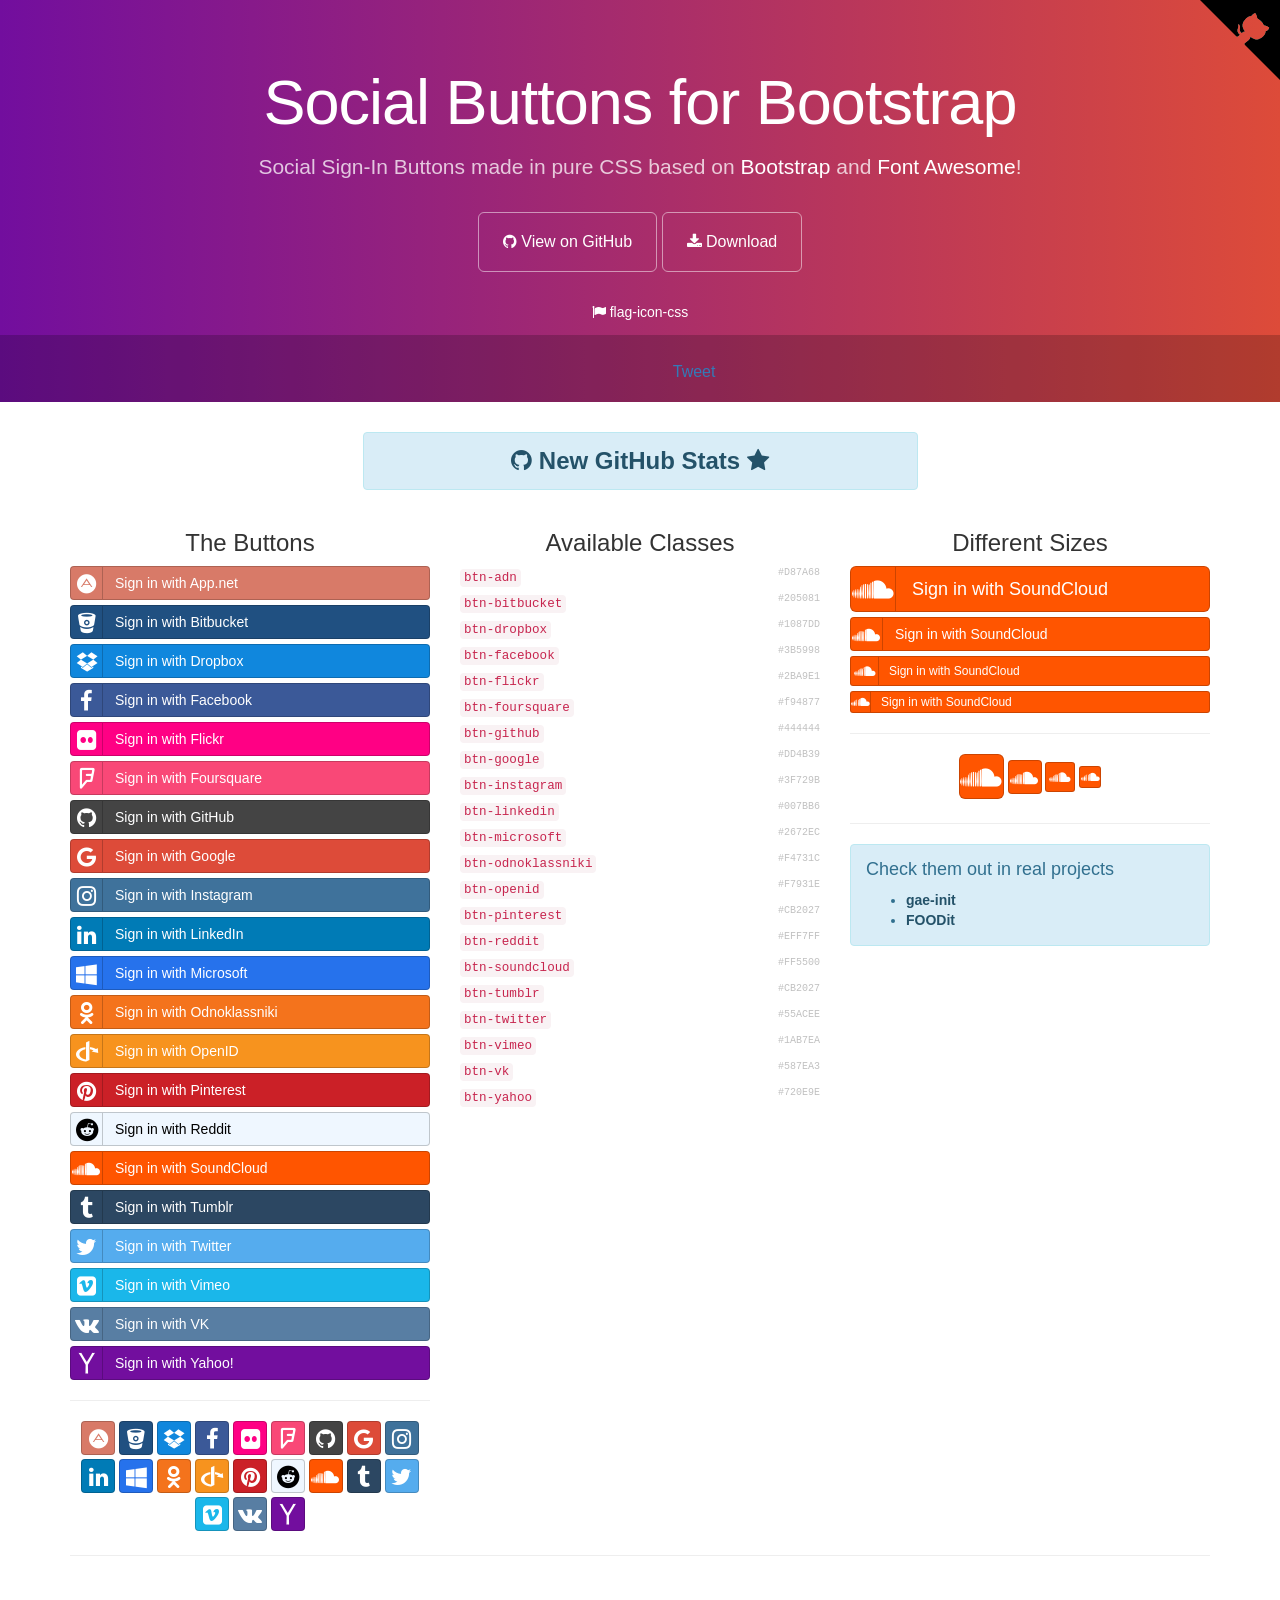
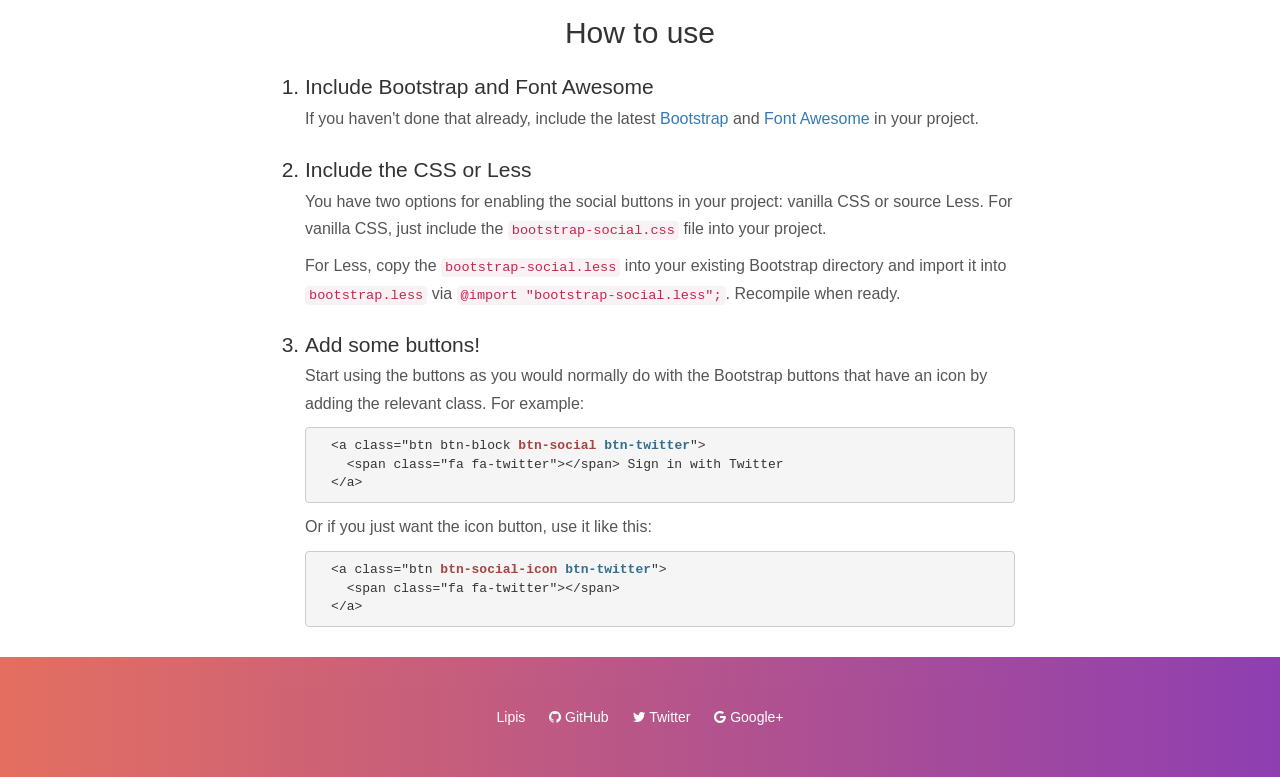
<file: form/bower_components/bootstrap-social/index.html>
<!DOCTYPE html>
<html lang="en">
  <head>
    <meta charset="utf-8">
    <meta name="viewport" content="width=device-width, initial-scale=1.0">
    <meta property="og:title" content="Social Buttons for Bootstrap" />
    <meta property="og:description" content="Social Sign-In Buttons made in pure CSS based on Bootstrap and Font Awesome!" />
    <meta property="og:type" content="website" />
    <meta property="og:url" content="http://lipis.github.io/bootstrap-social/" />
    <meta property="og:image" content="http://lipis.github.io/bootstrap-social/assets/img/bootstrap-social.png" />

    <title>Social Buttons for Bootstrap</title>
    <link href="assets/css/bootstrap.css" rel="stylesheet">
    <link href="assets/css/font-awesome.css" rel="stylesheet">
    <link href="assets/css/docs.css" rel="stylesheet" >

    <link href="bootstrap-social.css" rel="stylesheet" >

    <script type="text/javascript">
      var _gaq = _gaq || [];
      _gaq.push(['_setAccount', 'UA-42119746-1']);
      _gaq.push(['_trackPageview']);

      (function() {
        var ga = document.createElement('script'); ga.type = 'text/javascript'; ga.async = true;
        ga.src = ('https:' == document.location.protocol ? 'https://ssl' : 'http://www') + '.google-analytics.com/ga.js';
        var s = document.getElementsByTagName('script')[0]; s.parentNode.insertBefore(ga, s);
      })();
    </script>
  </head>

  <body>
    <div class="jumbotron">
      <div class="container">
        <h1>Social Buttons for Bootstrap</h1>
        <p>
          Social Sign-In Buttons made in pure CSS based on
          <a href="https://getbootstrap.com/">Bootstrap</a> and
          <a href="https://fortawesome.github.io/Font-Awesome/">Font Awesome</a>!
        </p>
        <a href="https://github.com/lipis/bootstrap-social" class="btn btn-outline btn-lg" onclick="_gaq.push(['_trackEvent', 'exit', 'header', 'GitHub']);"><span class="fa fa-github"></span> View on GitHub</a>
        <a href="https://github.com/lipis/bootstrap-social/archive/gh-pages.zip" class="btn btn-outline btn-lg" onclick="_gaq.push(['_trackEvent', 'exit', 'download', 'bootstrap-social']);"><span class="fa fa-download"></span> Download</a>
        <ul class="jumbotron-links">
          <li><a href="http://lipis.github.io/flag-icon-css" onclick="_gaq.push(['_trackEvent', 'exit', 'header', 'flag-icon-css']);"><span class="fa fa-flag"></span> flag-icon-css</a></li>
        </ul>
      </div>
      <div class="bottom">
        <iframe src="https://ghbtns.com/github-btn.html?user=lipis&amp;repo=bootstrap-social&amp;type=watch&amp;count=true" class="social-share"></iframe>
        <a href="https://twitter.com/share" class="social-share twitter-share-button" data-url="http://lipis.github.io/bootstrap-social/" data-text="Social Sign-In Buttons made in pure CSS based on Bootstrap and Font Awesome!" data-via="lipis" data-hashtags="bootstrap css">Tweet</a>
      </div>
    </div>
    <div class="container">
      <div class="row">
        <div class="col-sm-offset-3 col-sm-6">
          <div class="alert alert-info text-center">
            <a class="alert-link h3" href="http://githubstats.lip.is/" onclick="_gaq.push(['_trackEvent', 'exit', 'banner', 'githubstats']);">
              <span class="fa fa-github"></span>
              New GitHub Stats
              <span class="fa fa-star"></span>
            </a>
          </div>
        </div>
      </div>

      <div class="row">
        <div class="col-sm-4 social-buttons">
          <h3 class="text-center">The Buttons</h3>
          <a class="btn btn-block btn-social btn-adn" onclick="_gaq.push(['_trackEvent', 'btn-social', 'click', 'btn-adn']);">
            <span class="fa fa-adn"></span> Sign in with App.net
          </a>
          <a class="btn btn-block btn-social btn-bitbucket" onclick="_gaq.push(['_trackEvent', 'btn-social', 'click', 'btn-bitbucket']);">
            <span class="fa fa-bitbucket"></span> Sign in with Bitbucket
          </a>
          <a class="btn btn-block btn-social btn-dropbox" onclick="_gaq.push(['_trackEvent', 'btn-social', 'click', 'btn-dropbox']);">
            <span class="fa fa-dropbox"></span> Sign in with Dropbox
          </a>
          <a class="btn btn-block btn-social btn-facebook" onclick="_gaq.push(['_trackEvent', 'btn-social', 'click', 'btn-facebook']);">
            <span class="fa fa-facebook"></span> Sign in with Facebook
          </a>
          <a class="btn btn-block btn-social btn-flickr" onclick="_gaq.push(['_trackEvent', 'btn-social', 'click', 'btn-flickr']);">
            <span class="fa fa-flickr"></span> Sign in with Flickr
          </a>
          <a class="btn btn-block btn-social btn-foursquare" onclick="_gaq.push(['_trackEvent', 'btn-social', 'click', 'btn-foursquare']);">
            <span class="fa fa-foursquare"></span> Sign in with Foursquare
          </a>
          <a class="btn btn-block btn-social btn-github" onclick="_gaq.push(['_trackEvent', 'btn-social', 'click', 'btn-github']);">
            <span class="fa fa-github"></span> Sign in with GitHub
          </a>
          <a class="btn btn-block btn-social btn-google" onclick="_gaq.push(['_trackEvent', 'btn-social', 'click', 'btn-google']);">
            <span class="fa fa-google"></span> Sign in with Google
          </a>
          <a class="btn btn-block btn-social btn-instagram" onclick="_gaq.push(['_trackEvent', 'btn-social', 'click', 'btn-instagram']);">
            <span class="fa fa-instagram"></span> Sign in with Instagram
          </a>
          <a class="btn btn-block btn-social btn-linkedin" onclick="_gaq.push(['_trackEvent', 'btn-social', 'click', 'btn-linkedin']);">
            <span class="fa fa-linkedin"></span> Sign in with LinkedIn
          </a>
          <a class="btn btn-block btn-social btn-microsoft" onclick="_gaq.push(['_trackEvent', 'btn-social', 'click', 'btn-microsoft']);">
            <span class="fa fa-windows"></span> Sign in with Microsoft
          </a>
          <a class="btn btn-block btn-social btn-odnoklassniki" onclick="_gaq.push(['_trackEvent', 'btn-social', 'click', 'btn-odnoklassniki']);">
            <span class="fa fa-odnoklassniki"></span> Sign in with Odnoklassniki
          </a>
          <a class="btn btn-block btn-social btn-openid" onclick="_gaq.push(['_trackEvent', 'btn-social', 'click', 'btn-openid']);">
            <span class="fa fa-openid"></span> Sign in with OpenID
          </a>
          <a class="btn btn-block btn-social btn-pinterest" onclick="_gaq.push(['_trackEvent', 'btn-social', 'click', 'btn-pinterest']);">
            <span class="fa fa-pinterest"></span> Sign in with Pinterest
          </a>
          <a class="btn btn-block btn-social btn-reddit" onclick="_gaq.push(['_trackEvent', 'btn-social', 'click', 'btn-reddit']);">
            <span class="fa fa-reddit"></span> Sign in with Reddit
          </a>
          <a class="btn btn-block btn-social btn-soundcloud" onclick="_gaq.push(['_trackEvent', 'btn-social', 'click', 'btn-soundcloud']);">
            <span class="fa fa-soundcloud"></span> Sign in with SoundCloud
          </a>
          <a class="btn btn-block btn-social btn-tumblr" onclick="_gaq.push(['_trackEvent', 'btn-social', 'click', 'btn-tumblr']);">
            <span class="fa fa-tumblr"></span> Sign in with Tumblr
          </a>
          <a class="btn btn-block btn-social btn-twitter" onclick="_gaq.push(['_trackEvent', 'btn-social', 'click', 'btn-twitter']);">
            <span class="fa fa-twitter"></span> Sign in with Twitter
          </a>
          <a class="btn btn-block btn-social btn-vimeo" onclick="_gaq.push(['_trackEvent', 'btn-social', 'click', 'btn-vimeo']);">
            <span class="fa fa-vimeo-square"></span> Sign in with Vimeo
          </a>
          <a class="btn btn-block btn-social btn-vk" onclick="_gaq.push(['_trackEvent', 'btn-social', 'click', 'btn-vk']);">
            <span class="fa fa-vk"></span> Sign in with VK
          </a>
          <a class="btn btn-block btn-social btn-yahoo" onclick="_gaq.push(['_trackEvent', 'btn-social', 'click', 'btn-yahoo']);">
            <span class="fa fa-yahoo"></span> Sign in with Yahoo!
          </a>

          <hr>

          <div class="text-center">
            <a class="btn btn-social-icon btn-adn" onclick="_gaq.push(['_trackEvent', 'btn-social-icon', 'click', 'btn-adn']);"><span class="fa fa-adn"></span></a>
            <a class="btn btn-social-icon btn-bitbucket" onclick="_gaq.push(['_trackEvent', 'btn-social-icon', 'click', 'btn-bitbucket']);"><span class="fa fa-bitbucket"></span></a>
            <a class="btn btn-social-icon btn-dropbox" onclick="_gaq.push(['_trackEvent', 'btn-social-icon', 'click', 'btn-dropbox']);"><span class="fa fa-dropbox"></span></a>
            <a class="btn btn-social-icon btn-facebook" onclick="_gaq.push(['_trackEvent', 'btn-social-icon', 'click', 'btn-facebook']);"><span class="fa fa-facebook"></span></a>
            <a class="btn btn-social-icon btn-flickr" onclick="_gaq.push(['_trackEvent', 'btn-social-icon', 'click', 'btn-flickr']);"><span class="fa fa-flickr"></span></a>
            <a class="btn btn-social-icon btn-foursquare" onclick="_gaq.push(['_trackEvent', 'btn-social-icon', 'click', 'btn-foursquare']);"><span class="fa fa-foursquare"></span></a>
            <a class="btn btn-social-icon btn-github" onclick="_gaq.push(['_trackEvent', 'btn-social-icon', 'click', 'btn-github']);"><span class="fa fa-github"></span></a>
            <a class="btn btn-social-icon btn-google" onclick="_gaq.push(['_trackEvent', 'btn-social-icon', 'click', 'btn-google']);"><span class="fa fa-google"></span></a>
            <a class="btn btn-social-icon btn-instagram" onclick="_gaq.push(['_trackEvent', 'btn-social-icon', 'click', 'btn-instagram']);"><span class="fa fa-instagram"></span></a>
            <a class="btn btn-social-icon btn-linkedin" onclick="_gaq.push(['_trackEvent', 'btn-social-icon', 'click', 'btn-linkedin']);"><span class="fa fa-linkedin"></span></a>
            <a class="btn btn-social-icon btn-microsoft" onclick="_gaq.push(['_trackEvent', 'btn-social-icon', 'click', 'btn-microsoft']);"><span class="fa fa-windows"></span></a>
            <a class="btn btn-social-icon btn-odnoklassniki" onclick="_gaq.push(['_trackEvent', 'btn-social-icon', 'click', 'btn-odnoklassniki']);"><span class="fa fa-odnoklassniki"></span></a>
            <a class="btn btn-social-icon btn-openid" onclick="_gaq.push(['_trackEvent', 'btn-social-icon', 'click', 'btn-openid']);"><span class="fa fa-openid"></span></a>
            <a class="btn btn-social-icon btn-pinterest" onclick="_gaq.push(['_trackEvent', 'btn-social-icon', 'click', 'btn-pinterest']);"><span class="fa fa-pinterest"></span></a>
            <a class="btn btn-social-icon btn-reddit" onclick="_gaq.push(['_trackEvent', 'btn-social-icon', 'click', 'btn-reddit']);"><span class="fa fa-reddit"></span></a>
            <a class="btn btn-social-icon btn-soundcloud" onclick="_gaq.push(['_trackEvent', 'btn-social-icon', 'click', 'btn-soundcloud']);"><span class="fa fa-soundcloud"></span></a>
            <a class="btn btn-social-icon btn-tumblr" onclick="_gaq.push(['_trackEvent', 'btn-social-icon', 'click', 'btn-tumblr']);"><span class="fa fa-tumblr"></span></a>
            <a class="btn btn-social-icon btn-twitter" onclick="_gaq.push(['_trackEvent', 'btn-social-icon', 'click', 'btn-twitter']);"><span class="fa fa-twitter"></span></a>
            <a class="btn btn-social-icon btn-vimeo" onclick="_gaq.push(['_trackEvent', 'btn-social-icon', 'click', 'btn-vimeo']);"><span class="fa fa-vimeo-square"></span></a>
            <a class="btn btn-social-icon btn-vk" onclick="_gaq.push(['_trackEvent', 'btn-social-icon', 'click', 'btn-vk']);"><span class="fa fa-vk"></span></a>
            <a class="btn btn-social-icon btn-yahoo" onclick="_gaq.push(['_trackEvent', 'btn-social-icon', 'click', 'btn-yahoo']);"><span class="fa fa-yahoo"></span></a>
          </div>
        </div>

        <div class="col-sm-4">
          <h3 class="text-center">Available Classes</h3>
          <ul class="social-class list-unstyled">
            <li data-code="adn" data-name="App.net"><code>btn-adn</code> <span class="social-hex">#D87A68</span></li>
            <li data-code="bitbucket" data-name="Bitbucket"><code>btn-bitbucket</code> <span class="social-hex">#205081</span></li>
            <li data-code="dropbox" data-name="Dropbox"><code>btn-dropbox</code> <span class="social-hex">#1087DD</span></li>
            <li data-code="facebook" data-name="Facebook"><code>btn-facebook</code> <span class="social-hex">#3B5998</span></li>
            <li data-code="flickr" data-name="Flickr"><code>btn-flickr</code> <span class="social-hex">#2BA9E1</span></li>
            <li data-code="foursquare" data-name="Foursquare"><code>btn-foursquare</code> <span class="social-hex">#f94877</span></li>
            <li data-code="github" data-name="GitHub"><code>btn-github</code> <span class="social-hex">#444444</span></li>
            <li data-code="google" data-name="Google"><code>btn-google</code> <span class="social-hex">#DD4B39</span></li>
            <li data-code="instagram" data-name="Instagram"><code>btn-instagram</code> <span class="social-hex">#3F729B</span></li>
            <li data-code="linkedin" data-name="LinkedIn"><code>btn-linkedin</code> <span class="social-hex">#007BB6</span></li>
            <li data-code="microsoft" data-icon="windows" data-name="Microsoft"><code>btn-microsoft</code> <span class="social-hex">#2672EC</span></li>
            <li data-code="odnoklassniki" data-name="Odnoklassniki"><code>btn-odnoklassniki</code> <span class="social-hex">#F4731C</span></li>
            <li data-code="openid" data-name="OpenID"><code>btn-openid</code> <span class="social-hex">#F7931E</span></li>
            <li data-code="pinterest" data-name="Pinterest"><code>btn-pinterest</code> <span class="social-hex">#CB2027</span></li>
            <li data-code="reddit" data-name="Reddit"><code>btn-reddit</code> <span class="social-hex">#EFF7FF</span></li>
            <li data-code="soundcloud" data-name="SoundCloud"><code>btn-soundcloud</code> <span class="social-hex">#FF5500</span></li>
            <li data-code="tumblr" data-name="Tumblr"><code>btn-tumblr</code> <span class="social-hex">#CB2027</span></li>
            <li data-code="twitter" data-name="Twitter"><code>btn-twitter</code> <span class="social-hex">#55ACEE</span></li>
            <li data-code="vimeo" data-icon="vimeo-square" data-name="Vimeo"><code>btn-vimeo</code> <span class="social-hex">#1AB7EA</span></li>
            <li data-code="vk" data-name="VK"><code>btn-vk</code> <span class="social-hex">#587EA3</span></li>
            <li data-code="yahoo" data-name="Yahoo!"><code>btn-yahoo</code> <span class="social-hex">#720E9E</span></li>
          </ul>
        </div>
        <div class="col-sm-4">
          <div class="social-sizes">
            <h3 class="text-center">Different Sizes</h3>
            <a class="btn btn-block btn-social btn-lg btn-google" onclick="_gaq.push(['_trackEvent', 'btn-social', 'click', 'btn-lg']);">
              <span class="fa fa-google"></span>
              Sign in with Google
            </a>
            <a class="btn btn-block btn-social btn-google" onclick="_gaq.push(['_trackEvent', 'btn-social', 'click', 'btn-md']);">
              <span class="fa fa-google"></span>
              Sign in with Google
            </a>
            <a class="btn btn-block btn-social btn-sm btn-google" onclick="_gaq.push(['_trackEvent', 'btn-social', 'click', 'btn-sm']);">
              <span class="fa fa-google"></span>
              Sign in with Google
            </a>
            <a class="btn btn-block btn-social btn-xs btn-google" onclick="_gaq.push(['_trackEvent', 'btn-social', 'click', 'btn-xs']);">
              <span class="fa fa-google"></span>
              Sign in with Google
            </a>
            <hr>
            <div class="text-center">
              <a class="btn btn-social-icon btn-lg btn-google" onclick="_gaq.push(['_trackEvent', 'btn-social-icon', 'click', 'btn-lg']);"><span class="fa fa-google"></span></a>
              <a class="btn btn-social-icon btn-google" onclick="_gaq.push(['_trackEvent', 'btn-social-icon', 'click', 'btn-md']);"><span class="fa fa-google"></span></a>
              <a class="btn btn-social-icon btn-sm btn-google" onclick="_gaq.push(['_trackEvent', 'btn-social-icon', 'click', 'btn-sm']);"><span class="fa fa-google"></span></a>
              <a class="btn btn-social-icon btn-xs btn-google" onclick="_gaq.push(['_trackEvent', 'btn-social-icon', 'click', 'btn-xs']);"><span class="fa fa-google"></span></a>
            </div>
          </div>
          <hr>
          <div class="alert alert-info">
            <h4>Check them out in real projects</h4>
            <ul>
              <li><a class="alert-link" href="https://gae-init.appspot.com/signin/" onclick="_gaq.push(['_trackEvent', 'exit', 'body', 'gae-init']);">gae-init</a></li>
              <li><a class="alert-link" href="https://restaurant.app.foodit.com/rms/signin" onclick="_gaq.push(['_trackEvent', 'exit', 'body', 'foodit']);">FOODit</a></li>
            </ul>
          </div>
        </div>
      </div>
      <hr>
    </div>
    <div class="how-to">
      <div class="container">
        <div class="row">
          <div class="col-md-8 col-md-offset-2">
            <h2>How to use</h2>
            <ol>
              <li>
                Include Bootstrap and Font Awesome
                <p>
                  If you haven't done that already, include the latest
                  <a href="http://twitter.github.io/bootstrap/">Bootstrap</a>
                  and <a href="http://fortawesome.github.io/Font-Awesome/">Font Awesome</a> in your project.
                </p>
              </li>
              <li>
                Include the CSS or Less
                <p>
                  You have two options for enabling the social buttons in your project:
                  vanilla CSS or source Less. For vanilla CSS, just include the
                  <code>bootstrap-social.css</code> file into your project.
                </p>
                <p>
                  For Less, copy the <code>bootstrap-social.less</code> into
                  your existing Bootstrap directory and import it into
                  <code>bootstrap.less</code> via
                  <code>@import "bootstrap-social.less";</code>. Recompile when ready.
                </p>
              </li>
              <li>
                Add some buttons!
                <p>
                  Start using the buttons as you would normally do with the
                  Bootstrap buttons that have an icon by adding the relevant
                  class. For example:
                </p>
                <pre>
  &lt;a class=&quot;btn btn-block <strong class="text-danger">btn-social</strong> <strong class="text-info">btn-twitter</strong>&quot;&gt;
    &lt;span class=&quot;fa fa-twitter&quot;&gt;&lt;/span&gt; Sign in with Twitter
  &lt;/a&gt;</pre>
                <p>
                  Or if you just want the icon button, use it like this:
                </p>
                <pre>
  &lt;a class=&quot;btn <strong class="text-danger">btn-social-icon</strong> <strong class="text-info">btn-twitter</strong>&quot;&gt;
    &lt;span class=&quot;fa fa-twitter&quot;&gt;&lt;/span&gt;
  &lt;/a&gt;</pre>
              </li>
            </ol>
          </div>
        </div>
      </div>
    </div>
    <footer>
      <ul class="links">
        <li><a href="https://lip.is" onclick="_gaq.push(['_trackEvent', 'exit', 'footer', 'Lipis']);">Lipis</a></li>
        <li><a href="https://github.com/lipis" onclick="_gaq.push(['_trackEvent', 'exit', 'footer', 'GitHub']);"><span class="fa fa-github"></span> GitHub</a></li>
        <li><a href="https://twitter.com/lipis" onclick="_gaq.push(['_trackEvent', 'exit', 'footer', 'Twitter']);"><span class="fa fa-twitter"></span> Twitter</a></li>
        <li><a href="https://google.com/+PanayiotisLipiridis" onclick="_gaq.push(['_trackEvent', 'exit', 'footer', 'Google+']);"><span class="fa fa-google"></span> Google+</a></li>
      </ul>
    </footer>
    <a href="https://github.com/lipis/bootstrap-social" title="Fork me on GitHub" class="github-corner"><svg width="80" height="80" viewbox="0 0 250 250"><title>Fork me on GitHub</title><path d="M0 0h250v250"></path><path d="M127.4 110c-14.6-9.2-9.4-19.5-9.4-19.5 3-7 1.5-11 1.5-11-1-6.2 3-2 3-2 4 4.7 2 11 2 11-2.2 10.4 5 14.8 9 16.2" fill="currentColor" style="transform-origin:130px 110px" class="octo-arm"></path><path d="M113.2 114.3s3.6 1.6 4.7.6l15-13.7c3-2.4 6-3 8.2-2.7-8-11.2-14-25 3-41 4.7-4.4 10.6-6.4 16.2-6.4.6-1.6 3.6-7.3 11.8-10.7 0 0 4.5 2.7 6.8 16.5 4.3 2.7 8.3 6 12 9.8 3.3 3.5 6.7 8 8.6 12.3 14 3 16.8 8 16.8 8-3.4 8-9.4 11-11.4 11 0 5.8-2.3 11-7.5 15.5-16.4 16-30 9-40 .2 0 3-1 7-5.2 11l-13.3 11c-1 1 .5 5.3.8 5z" fill="currentColor" class="octo-body"></path></svg><style> .github-corner svg{position:absolute;right:0;top:0;mix-blend-mode:darken;color:#ffffff;fill:#000000;}.github-corner:hover .octo-arm{animation:octocat-wave .56s;}@keyframes octocat-wave{0%, 100%{transform:rotate(0);}20%, 60%{transform:rotate(-20deg);}40%, 80%{transform:rotate(10deg);}}</style></a>
    <!-- Some JavaScript that is used only in this demo, not needed for the buttons -->
    <script src="assets/js/jquery.js"></script>
    <script src="assets/js/docs.js"></script>
    <script>
      !function(d,s,id){var js,fjs=d.getElementsByTagName(s)[0],p=/^http:/.test(d.location)?'http':'https';if(!d.getElementById(id)){js=d.createElement(s);js.id=id;js.src=p+'://platform.twitter.com/widgets.js';fjs.parentNode.insertBefore(js,fjs);}}(document, 'script', 'twitter-wjs');
    </script>
  </body>
</html>
</file>
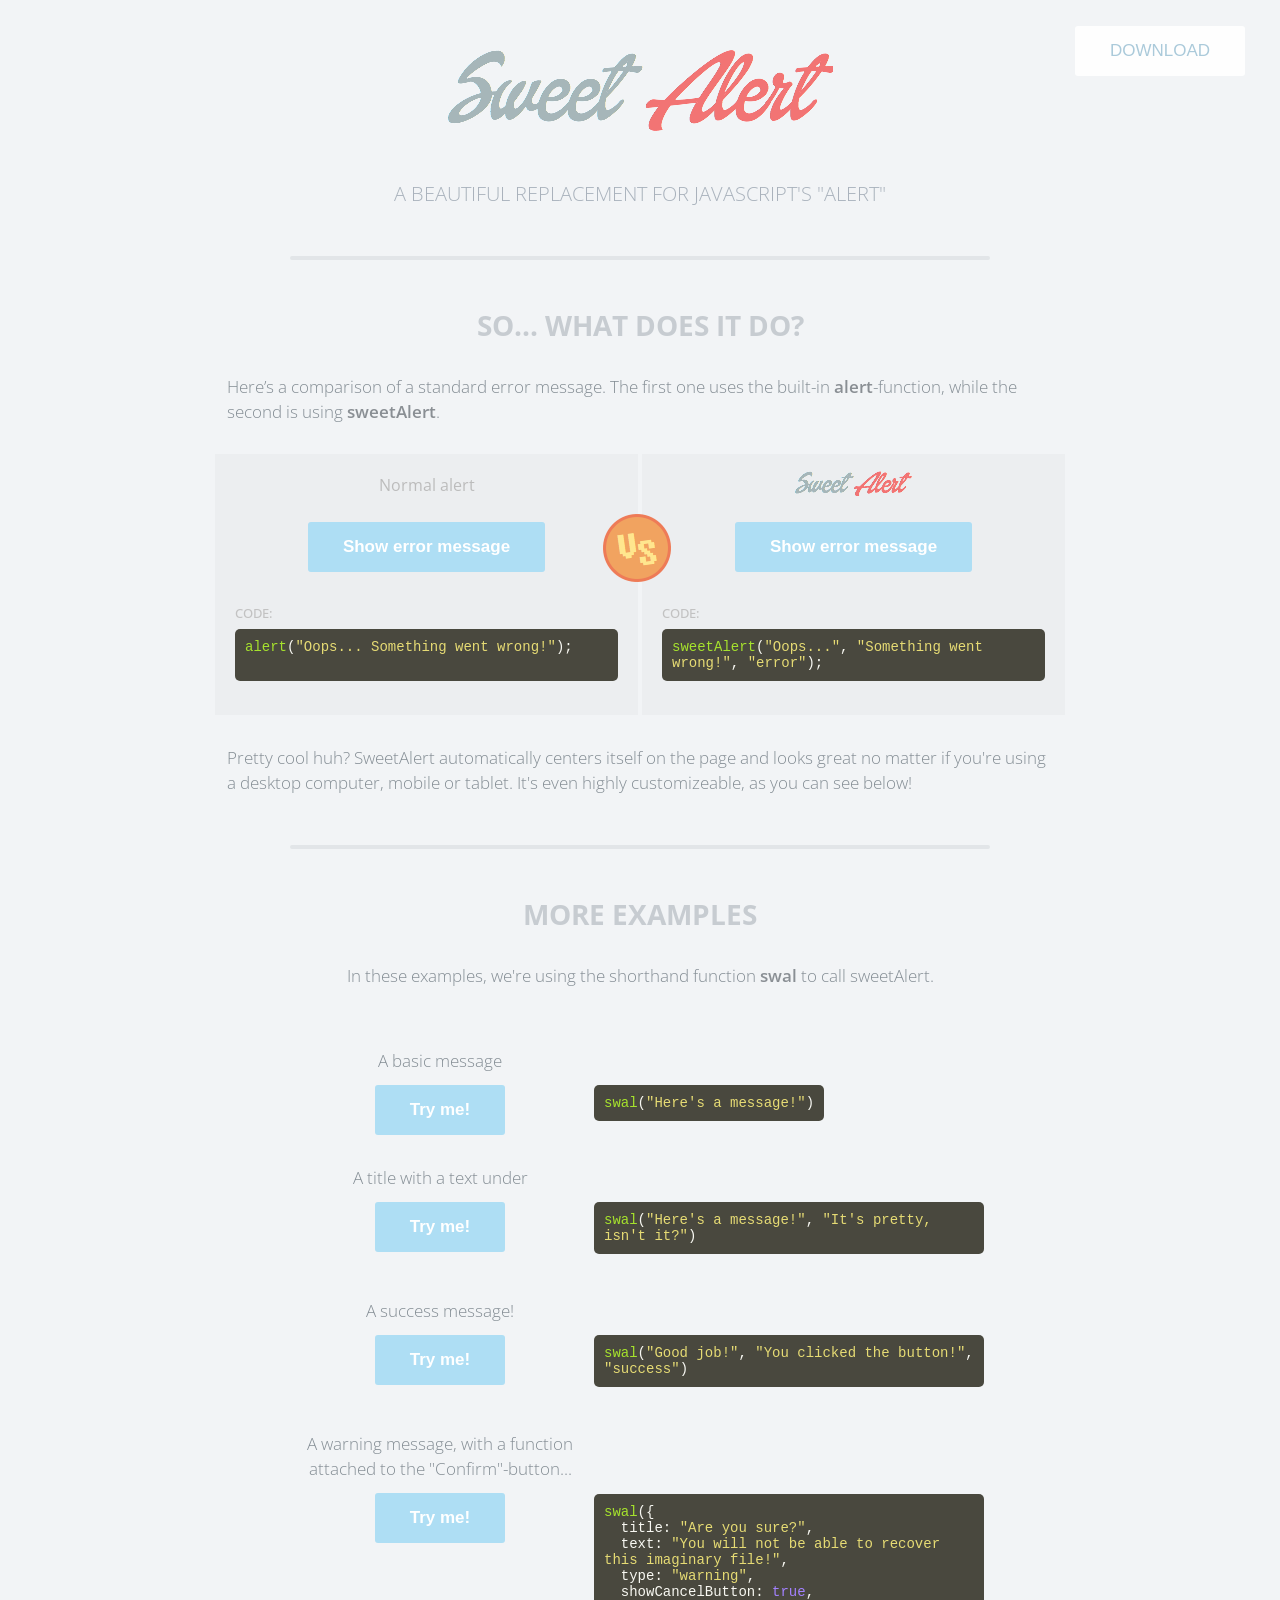
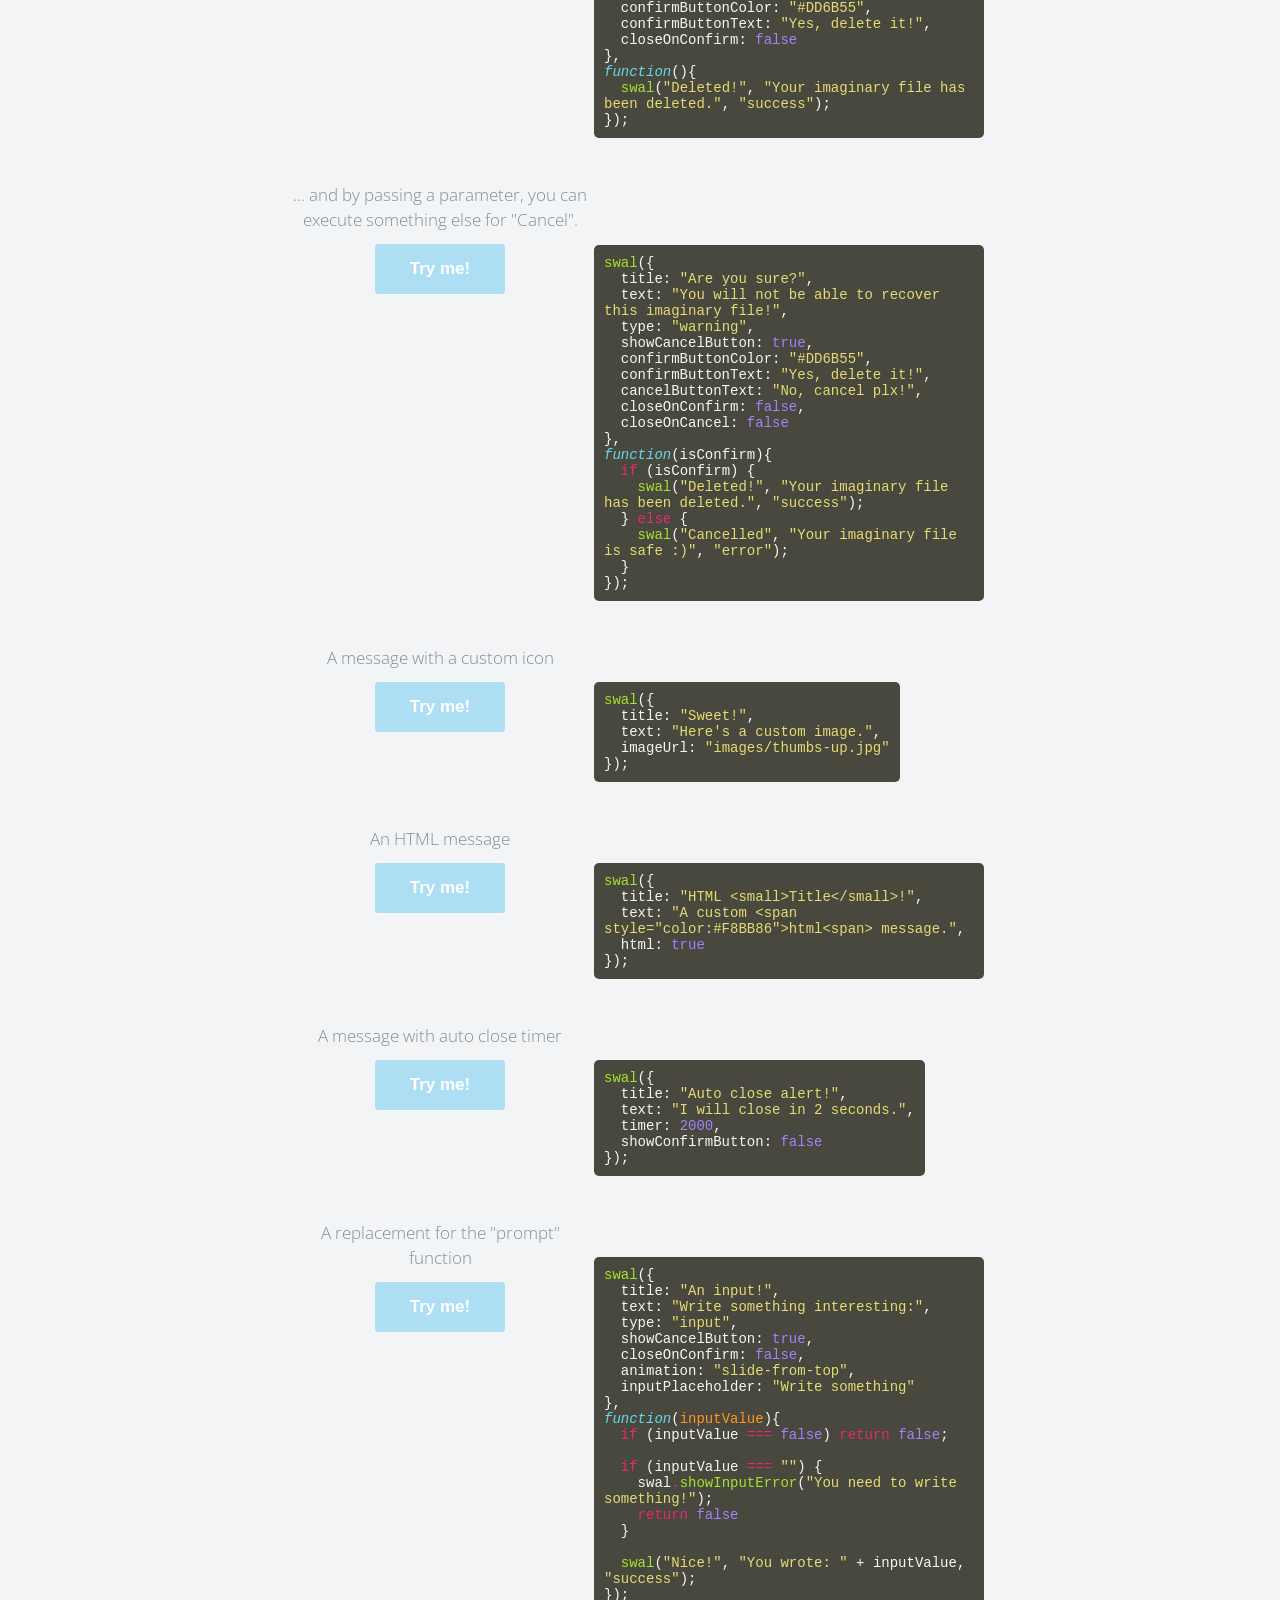
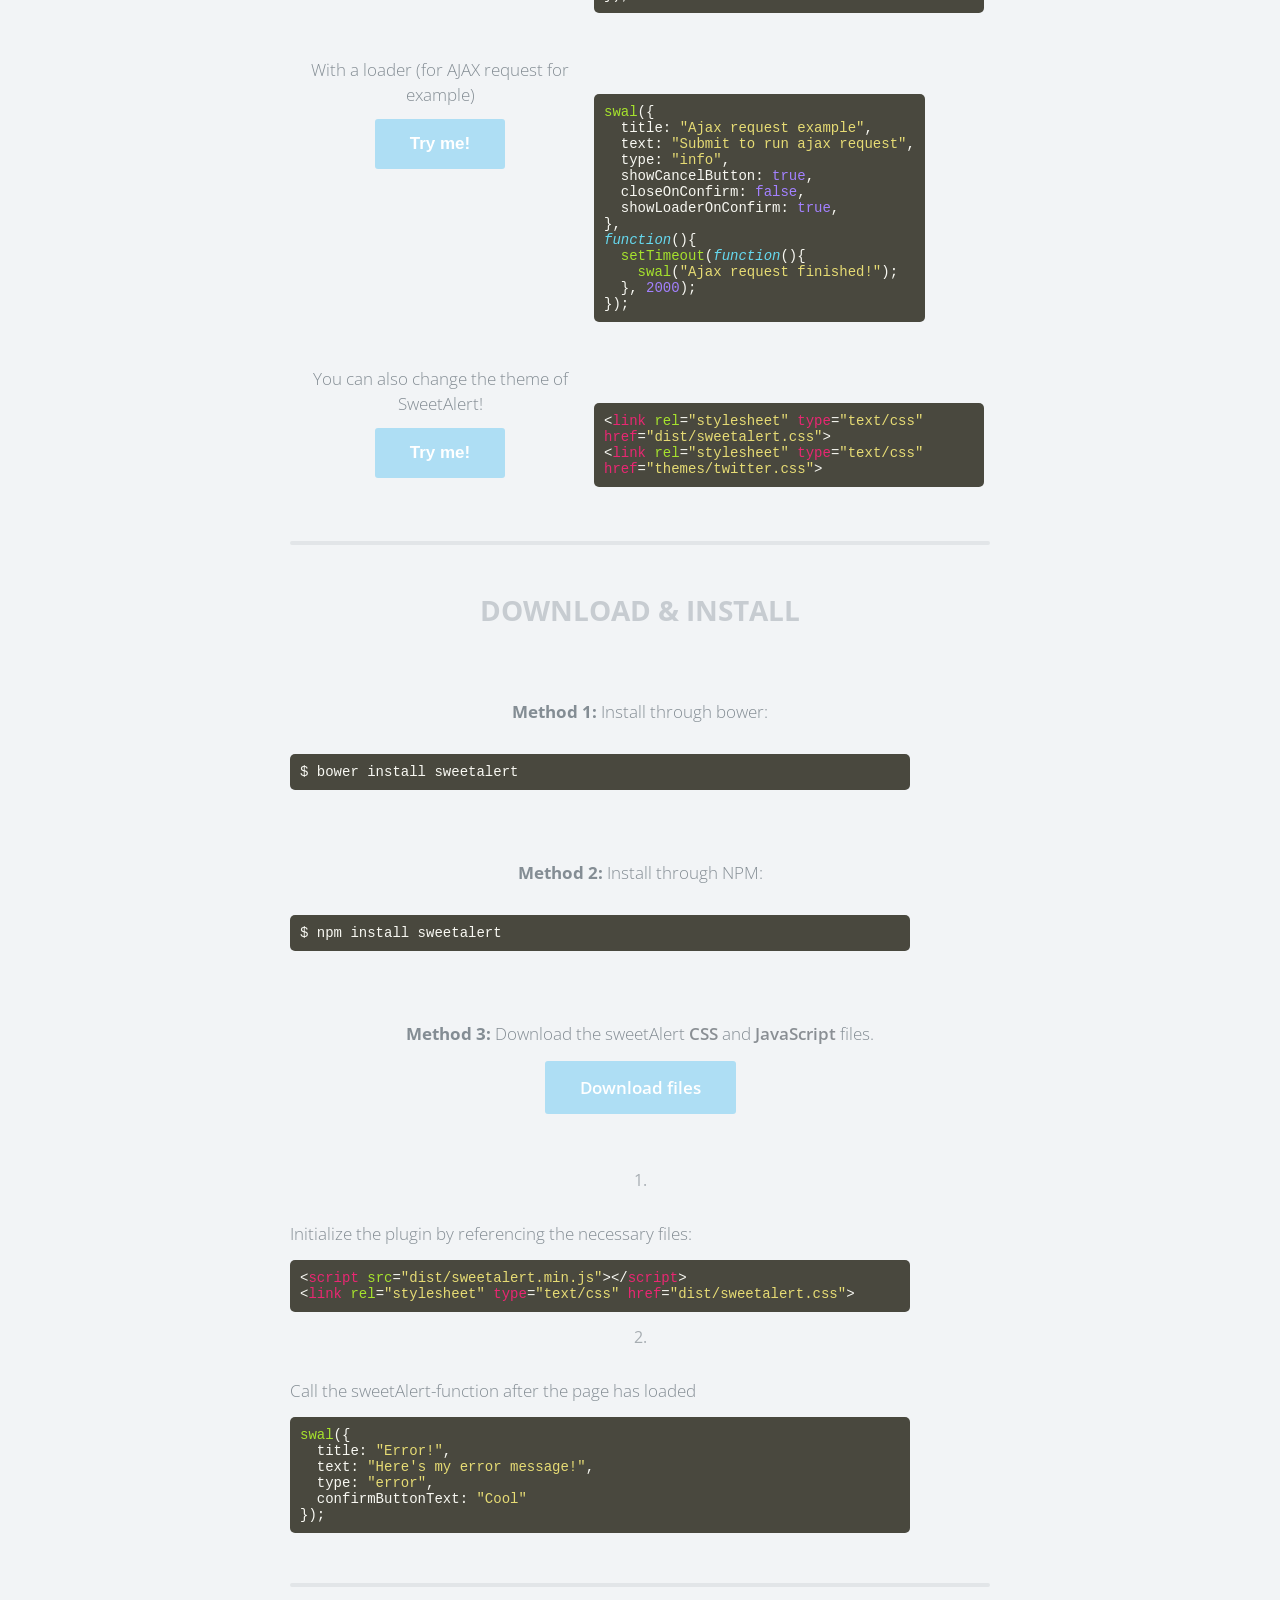
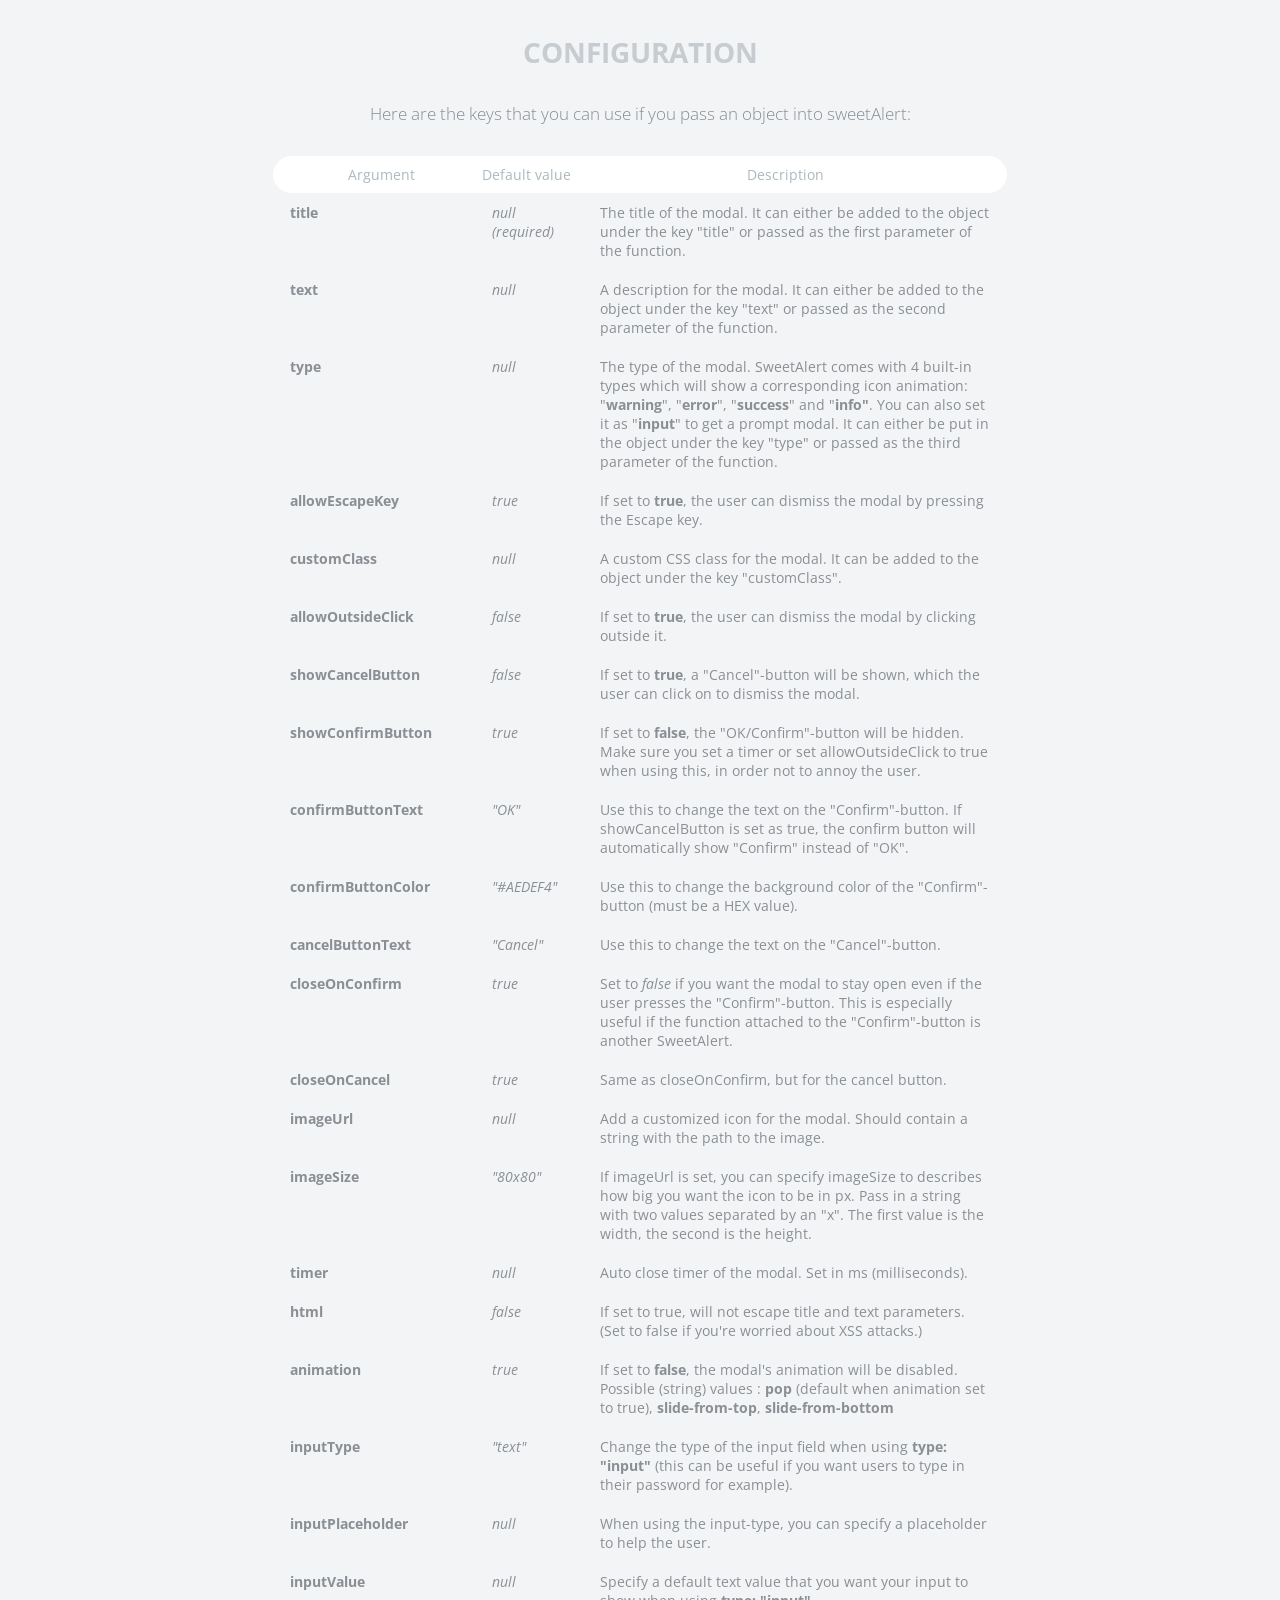
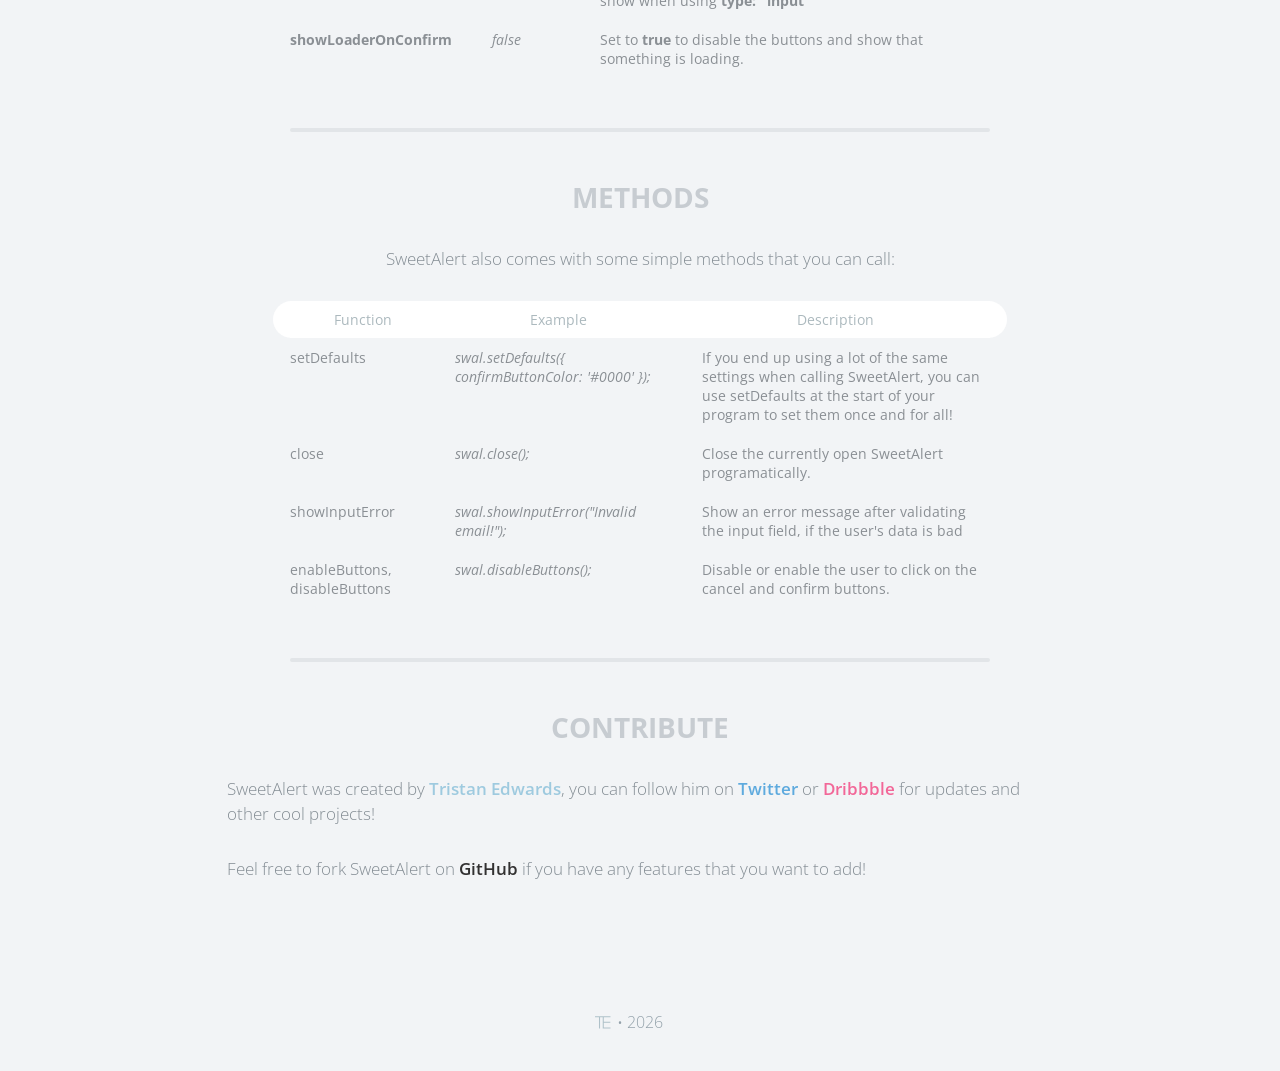
<file: form/bower_components/sweetalert/index.html>
<!doctype html>

<html>

<head>
  <meta charset="utf-8">
  <meta name="viewport" content="width=device-width, initial-scale=1, maximum-scale=1, user-scalable=0" />
  <title>SweetAlert</title>

  <link rel="stylesheet" href="example/example.css">
  <script src="https://code.jquery.com/jquery-2.1.3.min.js"></script>

  <!-- This is what you need -->
  <script src="dist/sweetalert-dev.js"></script>
  <link rel="stylesheet" href="dist/sweetalert.css">
  <!--.......................-->

</head>

<body>

<h1>Sweet Alert</h1>
<h2>A beautiful replacement for JavaScript's "Alert"</h2>
<button class="download">Download</button>

<!-- What does it do? -->
<h3>So... What does it do?</h3>
<p>Here’s a comparison of a standard error message. The first one uses the built-in <strong>alert</strong>-function, while the second is using <strong>sweetAlert</strong>.</p>

<div class="showcase normal">
	<h4>Normal alert</h4>
	<button>Show error message</button>

	<h5>Code:</h5>
	<pre><span class="attr">alert</span>(<span class="str">"Oops... Something went wrong!"</span>);

	</pre>

	<div class="vs-icon"></div>
</div>

<div class="showcase sweet">
	<h4>Sweet Alert</h4>
	<button>Show error message</button>

	<h5>Code:</h5>
	<pre><span class="attr">sweetAlert</span>(<span class="str">"Oops..."</span>, <span class="str">"Something went wrong!"</span>, <span class="str">"error"</span>);</pre>
</div>

<p>Pretty cool huh? SweetAlert automatically centers itself on the page and looks great no matter if you're using a desktop computer, mobile or tablet. It's even highly customizeable, as you can see below!</p>


<!-- Examples -->
<h3>More examples</h3>

<p class="center">In these examples, we're using the shorthand function <strong>swal</strong> to call sweetAlert.</p>

<ul class="examples">

	<li class="message">
		<div class="ui">
			<p>A basic message</p>
			<button>Try me!</button>
		</div>
		<pre><span class="attr">swal</span>(<span class="str">"Here's a message!"</span>)</pre>
	</li>

	<li class="title-text">
		<div class="ui">
			<p>A title with a text under</p>
			<button>Try me!</button>
		</div>
		<pre><span class="attr">swal</span>(<span class="str">"Here's a message!"</span>, <span class="str">"It's pretty, isn't it?"</span>)</pre>
	</li>

	<li class="success">
		<div class="ui">
			<p>A success message!</p>
			<button>Try me!</button>
		</div>
		<pre><span class="attr">swal</span>(<span class="str">"Good job!"</span>, <span class="str">"You clicked the button!"</span>, <span class="str">"success"</span>)</pre>
	</li>

	<li class="warning confirm">
		<div class="ui">
			<p>A warning message, with a function attached to the "Confirm"-button...</p>
			<button>Try me!</button>
		</div>
		<pre><span class="attr">swal</span>({
&nbsp;&nbsp;title: <span class="str">"Are you sure?"</span>,
&nbsp;&nbsp;text: <span class="str">"You will not be able to recover this imaginary file!"</span>,
&nbsp;&nbsp;type: <span class="str">"warning"</span>,
&nbsp;&nbsp;showCancelButton: <span class="val">true</span>,
&nbsp;&nbsp;confirmButtonColor: <span class="str">"#DD6B55"</span>,
&nbsp;&nbsp;confirmButtonText: <span class="str">"Yes, delete it!"</span>,
&nbsp;&nbsp;closeOnConfirm: <span class="val">false</span>
},
<span class="func"><i>function</i></span>(){
&nbsp;&nbsp;<span class="attr">swal</span>(<span class="str">"Deleted!"</span>, <span class="str">"Your imaginary file has been deleted."</span>, <span class="str">"success"</span>);
});</pre>
	</li>

	<li class="warning cancel">
		<div class="ui">
			<p>... and by passing a parameter, you can execute something else for "Cancel".</p>
			<button>Try me!</button>
		</div>
		<pre><span class="attr">swal</span>({
&nbsp;&nbsp;title: <span class="str">"Are you sure?"</span>,
&nbsp;&nbsp;text: <span class="str">"You will not be able to recover this imaginary file!"</span>,
&nbsp;&nbsp;type: <span class="str">"warning"</span>,
&nbsp;&nbsp;showCancelButton: <span class="val">true</span>,
&nbsp;&nbsp;confirmButtonColor: <span class="str">"#DD6B55"</span>,
&nbsp;&nbsp;confirmButtonText: <span class="str">"Yes, delete it!"</span>,
&nbsp;&nbsp;cancelButtonText: <span class="str">"No, cancel plx!"</span>,
&nbsp;&nbsp;closeOnConfirm: <span class="val">false</span>,
&nbsp;&nbsp;closeOnCancel: <span class="val">false</span>
},
<span class="func"><i>function</i></span>(isConfirm){
&nbsp;&nbsp;<span class="tag">if</span> (isConfirm) {
&nbsp;&nbsp;&nbsp;&nbsp;<span class="attr">swal</span>(<span class="str">"Deleted!"</span>, <span class="str">"Your imaginary file has been deleted."</span>, <span class="str">"success"</span>);
&nbsp;&nbsp;} <span class="tag">else</span> {
	&nbsp;&nbsp;&nbsp;&nbsp;<span class="attr">swal</span>(<span class="str">"Cancelled"</span>, <span class="str">"Your imaginary file is safe :)"</span>, <span class="str">"error"</span>);
&nbsp;&nbsp;}
});</pre>
	</li>

	<li class="custom-icon">
		<div class="ui">
			<p>A message with a custom icon</p>
			<button>Try me!</button>
		</div>
		<pre><span class="attr">swal</span>({
&nbsp;&nbsp;title: <span class="str">"Sweet!"</span>,
&nbsp;&nbsp;text: <span class="str">"Here's a custom image."</span>,
&nbsp;&nbsp;imageUrl: <span class="str">"images/thumbs-up.jpg"</span>
});</pre>
	</li>

	<li class="message-html">
		<div class="ui">
			<p>An HTML message</p>
			<button>Try me!</button>
		</div>
		<pre><span class="attr">swal</span>({
&nbsp;&nbsp;title: <span class="str">"HTML &lt;small&gt;Title&lt;/small&gt;!"</span>,
&nbsp;&nbsp;text: <span class="str">"A custom &lt;span style="color:#F8BB86"&gt;html&lt;span&gt; message."</span>,
&nbsp;&nbsp;html: <span class="val">true</span>
});</pre>
	</li>

	<li class="timer">
		<div class="ui">
			<p>A message with auto close timer</p>
			<button>Try me!</button>
		</div>
		<pre><span class="attr">swal</span>({
&nbsp;&nbsp;title: <span class="str">"Auto close alert!"</span>,
&nbsp;&nbsp;text: <span class="str">"I will close in 2 seconds."</span>,
&nbsp;&nbsp;timer: <span class="val">2000</span>,
&nbsp;&nbsp;showConfirmButton: <span class="val">false</span>
});</pre>
	</li>


	<li class="input">
		<div class="ui">
			<p>A replacement for the "prompt" function</p>
			<button>Try me!</button>
		</div>
		<pre><span class="attr">swal</span>({
&nbsp;&nbsp;title: <span class="str">"An input!"</span>,
&nbsp;&nbsp;text: <span class="str">"Write something interesting:"</span>,
&nbsp;&nbsp;type: <span class="str">"input"</span>,
&nbsp;&nbsp;showCancelButton: <span class="val">true</span>,
&nbsp;&nbsp;closeOnConfirm: <span class="val">false</span>,
&nbsp;&nbsp;animation: <span class="str">"slide-from-top"</span>,
&nbsp;&nbsp;inputPlaceholder: <span class="str">"Write something"</span>
},
<span class="func"><i>function</i></span>(<span class="arg">inputValue</span>){
&nbsp;&nbsp;<span class="tag">if</span> (inputValue <span class="tag">===</span> <span class="val">false</span>) <span class="tag">return</span> <span class="val">false</span>;
&nbsp;&nbsp;
&nbsp;&nbsp;<span class="tag">if</span> (inputValue <span class="tag">===</span> <span class="str">""</span>) {
&nbsp;&nbsp;&nbsp;&nbsp;swal<span class="tag">.</span><span class="attr">showInputError</span>(<span class="str">"You need to write something!"</span>);
&nbsp;&nbsp;&nbsp;&nbsp;<span class="tag">return</span> <span class="val">false</span>
&nbsp;&nbsp;}
&nbsp;&nbsp;
&nbsp;&nbsp;<span class="attr">swal</span>(<span class="str">"Nice!"</span>, <span class="str">"You wrote: "</span> + inputValue, <span class="str">"success"</span>);
});</pre>
	</li>

  <li class="ajax">
    <div class="ui">
			<p>With a loader (for AJAX request for example)</p>
			<button>Try me!</button>
		</div>
		<pre><span class="attr">swal</span>({
&nbsp;&nbsp;title: <span class="str">"Ajax request example"</span>,
&nbsp;&nbsp;text: <span class="str">"Submit to run ajax request"</span>,
&nbsp;&nbsp;type: <span class="str">"info"</span>,
&nbsp;&nbsp;showCancelButton: <span class="val">true</span>,
&nbsp;&nbsp;closeOnConfirm: <span class="val">false</span>,
&nbsp;&nbsp;showLoaderOnConfirm: <span class="val">true</span>,
},
<span class="func"><i>function</i></span>(){
&nbsp;&nbsp;<span class="attr">setTimeout</span>(<span class="func"><i>function</i></span>(){
&nbsp;&nbsp;&nbsp;&nbsp;<span class="attr">swal</span>(<span class="str">"Ajax request finished!"</span>);
&nbsp;&nbsp;}, <span class="val">2000</span>);
});</pre>
	</li>

	<li class="theme">
		<div class="ui">
			<p>You can also change the theme of SweetAlert!</p>
			<button>Try me!</button>
		</div>
		<pre>&lt;<span class="tag">link</span> <span class="attr">rel</span>=<span class="str">"stylesheet"</span> <span class="tag">type</span>=<span class="str">"text/css"</span> <span class="tag">href</span>=<span class="str">"dist/sweetalert.css"</span>&gt;
			&lt;<span class="tag">link</span> <span class="attr">rel</span>=<span class="str">"stylesheet"</span> <span class="tag">type</span>=<span class="str">"text/css"</span> <span class="tag">href</span>=<span class="str">"themes/twitter.css"</span>&gt;</pre>
	</li>

</ul>


<!-- Download & Install -->
<h3 id="download-section">Download & install</h3>

<div class="center-container">
	<p class="center"><b>Method 1:</b> Install through bower:</p>
	<pre class="center">$ bower install sweetalert</pre>
</div>

<div class="center-container">
	<p class="center"><b>Method 2:</b> Install through NPM:</p>
	<pre class="center">$ npm install sweetalert</pre>
</div>

<p class="center"><b>Method 3:</b> Download the sweetAlert <strong>CSS</strong> and <strong>JavaScript</strong> files.</p>

<a class="button" href="https://github.com/t4t5/sweetalert/archive/master.zip" download>Download files</a>

<ol>
	<li>
		<p>Initialize the plugin by referencing the necessary files:</p>
		<pre>&lt;<span class="tag">script</span> <span class="attr">src</span>=<span class="str">"dist/sweetalert.min.js"</span>&gt;&lt;/<span class="tag">script</span>&gt;
&lt;<span class="tag">link</span> <span class="attr">rel</span>=<span class="str">"stylesheet"</span> <span class="tag">type</span>=<span class="str">"text/css"</span> <span class="tag">href</span>=<span class="str">"dist/sweetalert.css"</span>&gt;</pre>
	</li>

	<li>
		<p>Call the sweetAlert-function after the page has loaded</p>
		<pre><span class="attr">swal</span>({
&nbsp;&nbsp;title: <span class="str">"Error!"</span>,
&nbsp;&nbsp;text: <span class="str">"Here's my error message!"</span>,
&nbsp;&nbsp;type: <span class="str">"error"</span>,
&nbsp;&nbsp;confirmButtonText: <span class="str">"Cool"</span>
});
</pre>
	</li>
</ol>



<!-- Configuration -->
<h3>Configuration</h3>

<p class="center">Here are the keys that you can use if you pass an object into sweetAlert:</p>

<table>
	<tr class="titles">
		<th>
			<div class="border-left"></div>
			Argument
		</th>
		<th>Default value</th>
		<th>
			<div class="border-right"></div>
			Description
		</th>
	</tr>
	<tr>
		<td><b>title</b></td>
		<td><i>null (required)</i></td>
		<td>The title of the modal. It can either be added to the object under the key "title" or passed as the first parameter of the function.</td>
	</tr>
	<tr>
		<td><b>text</b></td>
		<td><i>null</i></td>
		<td>A description for the modal. It can either be added to the object under the key "text" or passed as the second parameter of the function.</td>
	</tr>
	<tr>
		<td><b>type</b></td>
		<td><i>null</i></td>
		<td>The type of the modal. SweetAlert comes with 4 built-in types which will show a corresponding icon animation: "<strong>warning</strong>", "<strong>error</strong>", "<strong>success</strong>" and "<strong>info"</strong>. You can also set it as "<strong>input</strong>" to get a prompt modal. It can either be put in the object under the key "type" or passed as the third parameter of the function.</td>
	</tr>
    <tr>
      <td><b>allowEscapeKey</b></td>
      <td><i>true</i></td>
      <td>If set to <strong>true</strong>, the user can dismiss the modal by pressing the Escape key.</td>
    </tr>
	<tr>
		<td><b>customClass</b></td>
		<td><i>null</i></td>
		<td>A custom CSS class for the modal. It can be added to the object under the key "customClass".</td>
	</tr>
	<tr>
		<td><b>allowOutsideClick</b></td>
		<td><i>false</i></td>
		<td>If set to <strong>true</strong>, the user can dismiss the modal by clicking outside it.</td>
	</tr>
	<tr>
		<td><b>showCancelButton</b></td>
		<td><i>false</i></td>
		<td>If set to <strong>true</strong>, a "Cancel"-button will be shown, which the user can click on to dismiss the modal.</td>
	</tr>
	<tr>
		<td><b>showConfirmButton</b></td>
		<td><i>true</i></td>
		<td>If set to <strong>false</strong>, the "OK/Confirm"-button will be hidden. Make sure you set a timer or set allowOutsideClick to true when using this, in order not to annoy the user.</td>
	</tr>
	<tr>
		<td><b>confirmButtonText</b></td>
		<td><i>"OK"</i></td>
		<td>Use this to change the text on the "Confirm"-button. If showCancelButton is set as true, the confirm button will automatically show "Confirm" instead of "OK".</td>
	</tr>
	<tr>
		<td><b>confirmButtonColor</b></td>
		<td><i>"#AEDEF4"</i></td>
		<td>Use this to change the background color of the "Confirm"-button (must be a HEX value).</td>
	</tr>
	<tr>
		<td><b>cancelButtonText</b></td>
		<td><i>"Cancel"</i></td>
		<td>Use this to change the text on the "Cancel"-button.</td>
	</tr>
	<tr>
		<td><b>closeOnConfirm</b></td>
		<td><i>true</i></td>
		<td>Set to <i>false</i> if you want the modal to stay open even if the user presses the "Confirm"-button. This is especially useful if the function attached to the "Confirm"-button is another SweetAlert.</td>
	</tr>
	<tr>
		<td><b>closeOnCancel</b></td>
		<td><i>true</i></td>
		<td>Same as closeOnConfirm, but for the cancel button.</td>
	</tr>
	<tr>
		<td><b>imageUrl</b></td>
		<td><i>null</i></td>
		<td>Add a customized icon for the modal. Should contain a string with the path to the image.</td>
	</tr>
	<tr>
		<td><b>imageSize</b></td>
		<td><i>"80x80"</i></td>
		<td>If imageUrl is set, you can specify imageSize to describes how big you want the icon to be in px. Pass in a string with two values separated by an "x". The first value is the width, the second is the height.</td>
	</tr>
	<tr>
		<td><b>timer</b></td>
		<td><i>null</i></td>
		<td>Auto close timer of the modal. Set in ms (milliseconds).</td>
	</tr>
	<tr>
		<td><b>html</b></td>
		<td><i>false</i></td>
		<td>If set to true, will not escape title and text parameters. (Set to false if you're worried about XSS attacks.)</td>
	</tr>
	<tr>
		<td><b>animation</b></td>
		<td><i>true</i></td>
		<td>If set to <strong>false</strong>, the modal's animation will be disabled. Possible (string) values : <strong>pop</strong> (default when animation set to true), <strong>slide-from-top</strong>, <strong>slide-from-bottom</strong></td>
	</tr>
	<tr>
		<td><b>inputType</b></td>
		<td><i>"text"</i></td>
		<td>Change the type of the input field when using <strong>type: "input"</strong> (this can be useful if you want users to type in their password for example).</td>
	</tr>
	<tr>
		<td><b>inputPlaceholder</b></td>
		<td><i>null</i></td>
		<td>When using the input-type, you can specify a placeholder to help the user.</td>
	</tr>
	<tr>
		<td><b>inputValue</b></td>
		<td><i>null</i></td>
		<td>Specify a default text value that you want your input to show when using <strong>type: "input"</strong></td>
	</tr>
	<tr>
		<td><b>showLoaderOnConfirm</b></td>
		<td><i>false</i></td>
    <td>Set to <strong>true</strong> to disable the buttons and show that something is loading.</td>
	</tr>
</table>


<!-- Methods -->
<h3>Methods</h3>

<p class="center">SweetAlert also comes with some simple methods that you can call:</p>

<table>
	<tr class="titles">
		<th>
			<div class="border-left"></div>
			Function
		</th>
		<th>Example</th>
		<th>
			<div class="border-right"></div>
			Description
		</th>
	</tr>
	<tr>
		<td>setDefaults</td>
		<td><i>swal.setDefaults({ confirmButtonColor: '#0000' });</i></td>
		<td>If you end up using a lot of the same settings when calling SweetAlert, you can use setDefaults at the start of your program to set them once and for all!</td>
	</tr>
	<tr>
		<td>close</td>
		<td><i>swal.close();</i></td>
		<td>Close the currently open SweetAlert programatically.</td>
	</tr>
	<tr>
		<td>showInputError</td>
		<td><i>swal.showInputError("Invalid email!");</i></td>
		<td>Show an error message after validating the input field, if the user's data is bad</td>
	</tr>
	<tr>
		<td>enableButtons, disableButtons</td>
		<td><i>swal.disableButtons();</i></td>
		<td>Disable or enable the user to click on the cancel and confirm buttons.</td>
	</tr>
</table>



<!-- Contribute -->
<h3>Contribute</h3>
<p>SweetAlert was created by <a href="http://tristanedwards.me" target="_blank">Tristan Edwards</a>, you can follow him on <a href="https://twitter.com/t4t5" target="_blank" class="twitter">Twitter</a> or <a href="https://dribbble.com/tristanedwards" target="_blank" class="dribbble">Dribbble</a> for updates and other cool projects!</p>
<p>Feel free to fork SweetAlert on <a href="https://github.com/t4t5/sweetalert" class="github">GitHub</a> if you have any features that you want to add!</p>


<footer>
	<span class="te-logo">TE</span> • <script>document.write(new Date().getFullYear())</script>
</footer>


<script>

document.querySelector('button.download').onclick = function(){
	$("html, body").animate({ scrollTop: $("#download-section").offset().top }, 1000);
};

document.querySelector('.showcase.normal button').onclick = function(){
	alert("Oops... Something went wrong!");
};

document.querySelector('.showcase.sweet button').onclick = function(){
	swal("Oops...", "Something went wrong!", "error");
};

document.querySelector('ul.examples li.message button').onclick = function(){
	swal("Here's a message!");
};

document.querySelector('ul.examples li.timer button').onclick = function(){
	swal({
		title: "Auto close alert!",
		text: "I will close in 2 seconds.",
		timer: 2000,
		showConfirmButton: false
	});
};

document.querySelector('ul.examples li.title-text button').onclick = function(){
	swal("Here's a message!", "It's pretty, isn't it?");
};

document.querySelector('ul.examples li.success button').onclick = function(){
	swal("Good job!", "You clicked the button!", "success");
};

document.querySelector('ul.examples li.warning.confirm button').onclick = function(){
	swal({
		title: "Are you sure?",
		text: "You will not be able to recover this imaginary file!",
		type: "warning",
		showCancelButton: true,
		confirmButtonColor: '#DD6B55',
		confirmButtonText: 'Yes, delete it!',
		closeOnConfirm: false
	},
	function(){
		swal("Deleted!", "Your imaginary file has been deleted!", "success");
	});
};

document.querySelector('ul.examples li.warning.cancel button').onclick = function(){
	swal({
		title: "Are you sure?",
		text: "You will not be able to recover this imaginary file!",
		type: "warning",
		showCancelButton: true,
		confirmButtonColor: '#DD6B55',
		confirmButtonText: 'Yes, delete it!',
		cancelButtonText: "No, cancel plx!",
		closeOnConfirm: false,
		closeOnCancel: false
	},
	function(isConfirm){
    if (isConfirm){
      swal("Deleted!", "Your imaginary file has been deleted!", "success");
    } else {
      swal("Cancelled", "Your imaginary file is safe :)", "error");
    }
	});
};

document.querySelector('ul.examples li.custom-icon button').onclick = function(){
	swal({
		title: "Sweet!",
		text: "Here's a custom image.",
		imageUrl: 'example/images/thumbs-up.jpg'
	});
};

document.querySelector('ul.examples li.message-html button').onclick = function(){
	swal({
		title: "HTML <small>Title</small>!",
		text: 'A custom <span style="color:#F8BB86">html<span> message.',
		html: true
	});
};

document.querySelector('ul.examples li.input button').onclick = function(){
	swal({
		title: "An input!",
		text: 'Write something interesting:',
		type: 'input',
		showCancelButton: true,
		closeOnConfirm: false,
		animation: "slide-from-top",
		inputPlaceholder: "Write something",
	},
	function(inputValue){
		if (inputValue === false) return false;

		if (inputValue === "") {
			swal.showInputError("You need to write something!");
			return false;
		}
    
		swal("Nice!", 'You wrote: ' + inputValue, "success");

	});
};

document.querySelector('ul.examples li.theme button').onclick = function() {
	swal({
		title: "Themes!",
		text: "Here's the Twitter theme for SweetAlert!",
		confirmButtonText: "Cool!",
		customClass: 'twitter'
	});
};

document.querySelector('ul.examples li.ajax button').onclick = function() {
  swal({
    title: 'Ajax request example',
    text: 'Submit to run ajax request',
    type: 'info',
    showCancelButton: true,
    closeOnConfirm: false,
    showLoaderOnConfirm: true,
  }, function(){
    setTimeout(function() {
      swal('Ajax request finished!');
    }, 2000);
  });
};

</script>



</body>

</html>
</file>
<file: form/bower_components/bootstrap-social/assets/css/docs.css>
body{font-weight:300;-webkit-font-smoothing:antialiased}
h2{text-align:center;font-weight:300}
.btn-social-icon{margin-bottom:4px}
.jumbotron{position:relative;font-size:16px;color:#fff;color:rgba(255,255,255,0.75);text-align:center;border-radius:0;padding-bottom:80px;background-image:-webkit-linear-gradient(left, #720e9e 0, #dd4b39 100%);background-image:-o-linear-gradient(left, #720e9e 0, #dd4b39 100%);background-image:linear-gradient(to right, #720e9e 0, #dd4b39 100%);background-repeat:repeat-x;filter:progid:DXImageTransform.Microsoft.gradient(startColorstr='#ff720e9e', endColorstr='#ffdd4b39', GradientType=1)}.jumbotron h1{margin-bottom:15px;font-weight:300;letter-spacing:-1px;color:#fff}
.jumbotron iframe{width:100px !important;height:20px !important;border:none;overflow:hidden;margin:2px}
.jumbotron p a,.jumbotron .jumbotron-links a{font-weight:500;color:#fff}
.jumbotron .jumbotron-links{margin-top:15px;margin-bottom:0;padding-left:0;list-style:none;font-size:14px}.jumbotron .jumbotron-links li{display:inline}
.jumbotron .jumbotron-links li+li{margin-left:20px}
.jumbotron .bottom{position:absolute;bottom:0;left:0;right:0;padding:18px;background-color:rgba(0,0,0,0.2)}
.btn-outline{margin-top:15px;margin-bottom:15px;padding:18px 24px;font-size:inherit;font-weight:500;color:#fff;background-color:transparent;border-color:#fff;border-color:rgba(255,255,255,0.5);transition:all .1s ease-in-out}.btn-outline:hover,.btn-outline:active{color:#720e9e;background-color:#fff;border-color:#fff}
.how-to{padding:20px}.how-to h2{text-align:center}
.how-to li{font-size:21px;line-height:1.7;margin-top:20px}.how-to li p{font-size:16px;color:#555}
.how-to code{font-size:85%;word-wrap:break-word;white-space:normal}
footer{text-align:center;opacity:.8;padding:50px;background-image:-webkit-linear-gradient(left, #dd4b39 0, #720e9e 100%);background-image:-o-linear-gradient(left, #dd4b39 0, #720e9e 100%);background-image:linear-gradient(to right, #dd4b39 0, #720e9e 100%);background-repeat:repeat-x;filter:progid:DXImageTransform.Microsoft.gradient(startColorstr='#ffdd4b39', endColorstr='#ff720e9e', GradientType=1)}footer a{color:#fff}footer a:hover{color:#fff}
.links{margin:0;list-style:none;padding-left:0}.links li{display:inline;padding:0 10px}
.social-class .social-hex{font-family:Monaco,Menlo,Consolas,"Courier New",monospace;font-size:10px;opacity:.3;float:right}
.social-class li{margin-bottom:4px}.social-class li:hover .social-hex{opacity:1}
.social-class li:hover code{background-color:#e8e8ee}
.social-class code{cursor:default}
</file>
<file: form/bower_components/sweetalert/example/example.css>
@import url(http://fonts.googleapis.com/css?family=Open+Sans:400,600,700,300);
@import url(http://fonts.googleapis.com/css?family=Open+Sans+Condensed:700);
body {
  background-color: #f2f4f6;
  font-family: 'Open Sans', sans-serif;
  text-align: center; }

h1 {
  background-image: url("images/logo_big.png");
  background-image: -webkit-image-set(url("images/logo_big.png") 1x, url("images/logo_big@2x.png") 2x);
  width: 385px;
  height: 81px;
  text-indent: -9999px;
  white-space: nowrap;
  margin: 50px auto; }
  @media all and (max-width: 420px) {
    h1 {
      width: 300px;
      background-size: contain;
      background-repeat: no-repeat;
      background-position: center; } }
  @media all and (max-width: 330px) {
    h1 {
      width: 250px; } }

h2 {
  font-size: 20px;
  color: #A9B2BC;
  line-height: 25px;
  text-transform: uppercase;
  font-weight: 300;
  text-align: center;
  display: block; }

h3 {
  font-size: 28px;
  color: #C7CCD1;
  text-transform: uppercase;
  font-family: 'Open Sans Condensed', sans-serif;
  margin-top: 100px;
  text-align: center;
  position: relative; }
  h3#download-section {
    margin-top: 50px;
    padding-top: 40px; }
  h3::after {
    content: "";
    background-color: #e2e5e8;
    height: 4px;
    width: 700px;
    left: 50%;
    margin-left: -350px;
    position: absolute;
    margin-top: -50px;
    border-radius: 2px; }
    @media all and (max-width: 740px) {
      h3::after {
        width: auto;
        left: 20px;
        right: 20px;
        margin-left: 0; } }

a {
  text-decoration: none; }

p {
  max-width: 826px;
  margin: 30px auto;
  font-size: 17px;
  font-weight: 300;
  color: #848D94;
  line-height: 25px;
  text-align: left; }
  p.center {
    text-align: center; }
  p strong {
    color: #8A8F94;
    font-weight: 600; }
  p a {
    color: #9ECADF;
    font-weight: 600; }
    p a:hover {
      text-decoration: underline; }
    p a.twitter {
      color: #5eaade; }
    p a.dribbble {
      color: #f26798; }
    p a.github {
      color: #323131; }

button, .button {
  background-color: #AEDEF4;
  color: white;
  border: none;
  box-shadow: none;
  font-size: 17px;
  font-weight: 500;
  font-weight: 600;
  border-radius: 3px;
  padding: 15px 35px;
  margin: 26px 5px 0 5px;
  cursor: pointer; }
  button:focus, .button:focus {
    outline: none; }
  button:hover, .button:hover {
    background-color: #a1d9f2; }
  button:active, .button:active {
    background-color: #81ccee; }
  button.cancel, .button.cancel {
    background-color: #D0D0D0; }
    button.cancel:hover, .button.cancel:hover {
      background-color: #c8c8c8; }
    button.cancel:active, .button.cancel:active {
      background-color: #b6b6b6; }
  button.download, .button.download {
    position: fixed;
    right: 30px;
    top: 0;
    background-color: rgba(255, 255, 255, 0.9);
    color: #ABCADA;
    font-weight: 500;
    text-transform: uppercase;
    z-index: 3; }
    @media all and (max-width: 1278px) {
      button.download, .button.download {
        display: none; } }

.center-container {
  max-width: 700px;
  margin: 70px auto; }

pre {
  background-color: #49483e;
  color: #f8f8f2;
  padding: 10px;
  border-radius: 5px;
  white-space: pre-line;
  text-align: left;
  font-size: 14px;
  max-width: 600px; }
  pre .str {
    color: #e6db74; }
  pre .func {
    color: #66d9ef; }
  pre .val {
    color: #a381ff; }
  pre .tag {
    color: #e92772; }
  pre .attr {
    color: #a6e22d; }
  pre .arg {
    color: #fd9720; }

.showcase {
  background-color: #eceef0;
  padding: 20px;
  display: inline-block;
  width: 383px;
  vertical-align: top;
  position: relative; }
  @media all and (max-width: 865px) {
    .showcase {
      margin: 5px auto;
      padding: 46px 20px; } }
  @media all and (max-width: 440px) {
    .showcase {
      width: auto; } }
  .showcase h4 {
    font-size: 16px;
    color: #BCBCBC;
    line-height: 22px;
    margin: 0 auto;
    font-weight: 400; }
  .showcase.sweet h4 {
    width: 117px;
    height: 25px;
    margin-top: -3px;
    text-indent: -9999px;
    background-image: url("images/logo_small.png");
    background-image: -webkit-image-set(url("images/logo_small.png") 1x, url("images/logo_small@2x.png") 2x); }
  .showcase h5 {
    margin-bottom: -7px;
    text-align: left;
    font-weight: 500;
    text-transform: uppercase;
    color: #c2c2c2; }
  .showcase button {
    margin-bottom: 10px; }
  .showcase .vs-icon {
    background-image: url("images/vs_icon.png");
    background-image: -webkit-image-set(url("images/vs_icon.png") 1x, url("images/vs_icon@2x.png") 2x);
    width: 69px;
    height: 69px;
    position: absolute;
    right: -34px;
    top: 60px;
    z-index: 2; }
    @media all and (max-width: 865px) {
      .showcase .vs-icon {
        margin: 5px auto;
        right: auto;
        left: 50%;
        margin-left: -35px;
        top: auto;
        bottom: -35px; } }

ul.examples {
  list-style-type: none;
  width: 700px;
  margin: 0 auto;
  text-align: left;
  padding-left: 0; }
  @media all and (max-width: 758px) {
    ul.examples {
      width: auto; } }
  ul.examples li {
    padding-left: 0; }
  ul.examples .ui, ul.examples pre {
    display: inline-block;
    vertical-align: top; }
    @media all and (max-width: 758px) {
      ul.examples .ui, ul.examples pre {
        display: block;
        max-width: none;
        margin: 0 auto; } }
  ul.examples .ui {
    width: 300px;
    text-align: center; }
    ul.examples .ui button {
      margin-top: 12px; }
    ul.examples .ui p {
      text-align: center;
      margin-bottom: 0; }
  ul.examples pre {
    max-width: 370px;
    margin-top: 67px; }
    @media all and (max-width: 758px) {
      ul.examples pre {
        margin-top: 16px !important;
        margin-bottom: 60px; } }
  ul.examples .warning pre {
    margin-top: 93px; }

ol {
  max-width: 700px;
  margin: 70px auto;
  list-style-position: inside;
  padding-left: 0; }
  ol li {
    color: #A7ADB2; }
    ol li p {
      margin-bottom: 10px; }

table {
  width: 700px;
  font-size: 14px;
  color: #8a8f94;
  margin: 10px auto;
  text-align: left;
  border-collapse: collapse; }
  @media all and (max-width: 750px) {
    table {
      width: auto;
      margin: 10px 20px; } }
  table th {
    background-color: white;
    padding: 9px;
    color: #acb9be;
    font-weight: 400;
    text-align: center;
    position: relative; }
    table th .border-left, table th .border-right {
      position: absolute;
      background-color: white;
      border-radius: 50%;
      top: 0;
      left: -17px;
      width: 37px;
      height: 37px; }
    table th .border-right {
      left: auto;
      right: -17px; }
    @media all and (max-width: 750px) {
      table th:nth-child(2) {
        display: none; } }
  table td {
    padding: 10px 20px;
    vertical-align: top; }
    table td:first-child {
      padding-left: 0px; }
    table td:last-child {
      padding-right: 0px; }
    @media all and (max-width: 750px) {
      table td:nth-child(2) {
        display: none; } }
    @media all and (max-width: 360px) {
      table td {
        padding: 10px 4px; }
        table td b {
          font-size: 13px; } }

footer {
  margin-top: 100px;
  padding-bottom: 30px;
  color: #9A999F;
  display: inline-block;
  position: relative;
  color: gray;
  font-weight: 400;
  color: #93a1aa;
  font-weight: 300; }
  footer .te-logo {
    text-indent: -99999px;
    background-size: contain;
    background-repeat: no-repeat;
    background-position: center center;
    height: 16px;
    width: 16px;
    display: inline-block;
    margin-right: 5px;
    background-image: url("images/te-logo-small.svg");
    position: absolute;
    left: -22px;
    top: 3px; }

.sweet-alert.twitter {
  font-family: "Helvetica Neue", Helvetica, Arial, sans-serif;
  padding: 15px;
  padding-top: 55px;
  text-align: right;
  border-radius: 6px;
  box-shadow: 0px 0px 0px 1px rgba(0, 0, 0, 0.11), 0px 6px 30px rgba(0, 0, 0, 0.14); }
  .sweet-alert.twitter ~ .sweet-overlay {
    background: rgba(41, 47, 51, 0.9); }
  .sweet-alert.twitter h2 {
    position: absolute;
    top: 0;
    left: 0;
    right: 0;
    height: 40px;
    line-height: 40px;
    font-size: 16px;
    font-weight: 400;
    color: #8899a6;
    margin: 0;
    color: #66757f;
    border-bottom: 1px solid #e1e8ed; }
  .sweet-alert.twitter p {
    display: block;
    text-align: center;
    color: #66757f;
    font-weight: 400;
    font-size: 13px;
    margin-top: 7px; }
  .sweet-alert.twitter .sa-button-container {
    background-color: #f5f8fa;
    border-top: 1px solid #e1e8ed;
    box-shadow: 0px -1px 0px white;
    margin: -15px;
    margin-top: 0; }
  .sweet-alert.twitter[data-has-confirm-button=false][data-has-cancel-button=false] {
    padding-bottom: 10px; }
    .sweet-alert.twitter[data-has-confirm-button=false][data-has-cancel-button=false] .sa-button-container {
      display: none; }
  .sweet-alert.twitter button {
    border-radius: 2px;
    box-shadow: none !important;
    text-shadow: 0px -1px 0px rgba(0, 0, 0, 0.3);
    margin: 17px 0px;
    border-radius: 4px;
    font-size: 14px;
    font-weight: 600;
    padding: 8px 16px;
    position: relative; }
    .sweet-alert.twitter button:focus, .sweet-alert.twitter button.cancel:focus {
      box-shadow: none !important; }
      .sweet-alert.twitter button:focus::before, .sweet-alert.twitter button.cancel:focus::before {
        content: "";
        position: absolute;
        left: -5px;
        top: -5px;
        right: -5px;
        bottom: -5px;
        border: 2px solid #a5b0b4;
        border-radius: 8px; }
    .sweet-alert.twitter button.confirm {
      background-color: #55acee !important;
      background-image: linear-gradient(transparent, rgba(0, 0, 0, 0.05));
      -ms-filter: "progid:DXImageTransform.Microsoft.gradient(startColorstr=#00000000, endColorstr=#0C000000)";
      border: 1px solid #3b88c3;
      box-shadow: inset 0 1px 0 rgba(255, 255, 255, 0.15);
      margin-right: 15px; }
      .sweet-alert.twitter button.confirm:hover {
        background-color: #55acee;
        background-image: linear-gradient(transparent, rgba(0, 0, 0, 0.15));
        -ms-filter: "progid:DXImageTransform.Microsoft.gradient(startColorstr=#00000000, endColorstr=#26000000)";
        border-color: #3b88c3; }
    .sweet-alert.twitter button.cancel {
      color: #66757e;
      background-color: #f5f8fa;
      background-image: linear-gradient(#fff, #f5f8fa);
      text-shadow: 0px -1px 0px white;
      margin-right: 9px;
      border: 1px solid #e1e8ed; }
      .sweet-alert.twitter button.cancel:hover, .sweet-alert.twitter button.cancel:focus:hover {
        background-color: #e1e8ed;
        background-image: linear-gradient(#fff, #e1e8ed);
        -ms-filter: "progid:DXImageTransform.Microsoft.gradient(enabled=false)";
        border-color: #e1e8ed; }
      .sweet-alert.twitter button.cancel:focus {
        background: #fff;
        border-color: #fff; }
  .sweet-alert.twitter .sa-icon {
    transform: scale(0.72);
    margin-bottom: -2px;
    margin-top: -10px; }
  .sweet-alert.twitter input {
    border: 1px solid #e1e8ed;
    border-radius: 3px;
    padding: 10px 7px;
    height: auto;
    box-shadow: none;
    font-size: 13px;
    margin: 10px 0; }
    .sweet-alert.twitter input:focus {
      border-color: #94A1A6;
      box-shadow: inset 0 0 0 1px rgba(77, 99, 107, 0.7); }
  .sweet-alert.twitter fieldset .sa-input-error {
    display: none; }
  .sweet-alert.twitter .sa-error-container {
    text-align: center;
    border: none;
    background-color: #fbedc0;
    margin-bottom: 6px; }
    .sweet-alert.twitter .sa-error-container.show {
      border: 1px solid #f0e1b9; }
    .sweet-alert.twitter .sa-error-container .icon {
      display: none; }
    .sweet-alert.twitter .sa-error-container p {
      color: #292f33;
      font-weight: 600;
      margin-top: 0; }
</file>
<file: form/bower_components/sweetalert/dist/sweetalert.css>
body.stop-scrolling {
  height: 100%;
  overflow: hidden; }

.sweet-overlay {
  background-color: black;
  /* IE8 */
  -ms-filter: "progid:DXImageTransform.Microsoft.Alpha(Opacity=40)";
  /* IE8 */
  background-color: rgba(0, 0, 0, 0.4);
  position: fixed;
  left: 0;
  right: 0;
  top: 0;
  bottom: 0;
  display: none;
  z-index: 10000; }

.sweet-alert {
  background-color: white;
  font-family: 'Open Sans', 'Helvetica Neue', Helvetica, Arial, sans-serif;
  width: 478px;
  padding: 17px;
  border-radius: 5px;
  text-align: center;
  position: fixed;
  left: 50%;
  top: 50%;
  margin-left: -256px;
  margin-top: -200px;
  overflow: hidden;
  display: none;
  z-index: 99999; }
  @media all and (max-width: 540px) {
    .sweet-alert {
      width: auto;
      margin-left: 0;
      margin-right: 0;
      left: 15px;
      right: 15px; } }
  .sweet-alert h2 {
    color: #575757;
    font-size: 30px;
    text-align: center;
    font-weight: 600;
    text-transform: none;
    position: relative;
    margin: 25px 0;
    padding: 0;
    line-height: 40px;
    display: block; }
  .sweet-alert p {
    color: #797979;
    font-size: 16px;
    text-align: center;
    font-weight: 300;
    position: relative;
    text-align: inherit;
    float: none;
    margin: 0;
    padding: 0;
    line-height: normal; }
  .sweet-alert fieldset {
    border: none;
    position: relative; }
  .sweet-alert .sa-error-container {
    background-color: #f1f1f1;
    margin-left: -17px;
    margin-right: -17px;
    overflow: hidden;
    padding: 0 10px;
    max-height: 0;
    webkit-transition: padding 0.15s, max-height 0.15s;
    transition: padding 0.15s, max-height 0.15s; }
    .sweet-alert .sa-error-container.show {
      padding: 10px 0;
      max-height: 100px;
      webkit-transition: padding 0.2s, max-height 0.2s;
      transition: padding 0.25s, max-height 0.25s; }
    .sweet-alert .sa-error-container .icon {
      display: inline-block;
      width: 24px;
      height: 24px;
      border-radius: 50%;
      background-color: #ea7d7d;
      color: white;
      line-height: 24px;
      text-align: center;
      margin-right: 3px; }
    .sweet-alert .sa-error-container p {
      display: inline-block; }
  .sweet-alert .sa-input-error {
    position: absolute;
    top: 29px;
    right: 26px;
    width: 20px;
    height: 20px;
    opacity: 0;
    -webkit-transform: scale(0.5);
    transform: scale(0.5);
    -webkit-transform-origin: 50% 50%;
    transform-origin: 50% 50%;
    -webkit-transition: all 0.1s;
    transition: all 0.1s; }
    .sweet-alert .sa-input-error::before, .sweet-alert .sa-input-error::after {
      content: "";
      width: 20px;
      height: 6px;
      background-color: #f06e57;
      border-radius: 3px;
      position: absolute;
      top: 50%;
      margin-top: -4px;
      left: 50%;
      margin-left: -9px; }
    .sweet-alert .sa-input-error::before {
      -webkit-transform: rotate(-45deg);
      transform: rotate(-45deg); }
    .sweet-alert .sa-input-error::after {
      -webkit-transform: rotate(45deg);
      transform: rotate(45deg); }
    .sweet-alert .sa-input-error.show {
      opacity: 1;
      -webkit-transform: scale(1);
      transform: scale(1); }
  .sweet-alert input {
    width: 100%;
    box-sizing: border-box;
    border-radius: 3px;
    border: 1px solid #d7d7d7;
    height: 43px;
    margin-top: 10px;
    margin-bottom: 17px;
    font-size: 18px;
    box-shadow: inset 0px 1px 1px rgba(0, 0, 0, 0.06);
    padding: 0 12px;
    display: none;
    -webkit-transition: all 0.3s;
    transition: all 0.3s; }
    .sweet-alert input:focus {
      outline: none;
      box-shadow: 0px 0px 3px #c4e6f5;
      border: 1px solid #b4dbed; }
      .sweet-alert input:focus::-moz-placeholder {
        transition: opacity 0.3s 0.03s ease;
        opacity: 0.5; }
      .sweet-alert input:focus:-ms-input-placeholder {
        transition: opacity 0.3s 0.03s ease;
        opacity: 0.5; }
      .sweet-alert input:focus::-webkit-input-placeholder {
        transition: opacity 0.3s 0.03s ease;
        opacity: 0.5; }
    .sweet-alert input::-moz-placeholder {
      color: #bdbdbd; }
    .sweet-alert input:-ms-input-placeholder {
      color: #bdbdbd; }
    .sweet-alert input::-webkit-input-placeholder {
      color: #bdbdbd; }
  .sweet-alert.show-input input {
    display: block; }
  .sweet-alert .sa-confirm-button-container {
    display: inline-block;
    position: relative; }
  .sweet-alert .la-ball-fall {
    position: absolute;
    left: 50%;
    top: 50%;
    margin-left: -27px;
    margin-top: 4px;
    opacity: 0;
    visibility: hidden; }
  .sweet-alert button {
    background-color: #8CD4F5;
    color: white;
    border: none;
    box-shadow: none;
    font-size: 17px;
    font-weight: 500;
    -webkit-border-radius: 4px;
    border-radius: 5px;
    padding: 10px 32px;
    margin: 26px 5px 0 5px;
    cursor: pointer; }
    .sweet-alert button:focus {
      outline: none;
      box-shadow: 0 0 2px rgba(128, 179, 235, 0.5), inset 0 0 0 1px rgba(0, 0, 0, 0.05); }
    .sweet-alert button:hover {
      background-color: #7ecff4; }
    .sweet-alert button:active {
      background-color: #5dc2f1; }
    .sweet-alert button.cancel {
      background-color: #C1C1C1; }
      .sweet-alert button.cancel:hover {
        background-color: #b9b9b9; }
      .sweet-alert button.cancel:active {
        background-color: #a8a8a8; }
      .sweet-alert button.cancel:focus {
        box-shadow: rgba(197, 205, 211, 0.8) 0px 0px 2px, rgba(0, 0, 0, 0.0470588) 0px 0px 0px 1px inset !important; }
    .sweet-alert button[disabled] {
      opacity: .6;
      cursor: default; }
    .sweet-alert button.confirm[disabled] {
      color: transparent; }
      .sweet-alert button.confirm[disabled] ~ .la-ball-fall {
        opacity: 1;
        visibility: visible;
        transition-delay: 0s; }
    .sweet-alert button::-moz-focus-inner {
      border: 0; }
  .sweet-alert[data-has-cancel-button=false] button {
    box-shadow: none !important; }
  .sweet-alert[data-has-confirm-button=false][data-has-cancel-button=false] {
    padding-bottom: 40px; }
  .sweet-alert .sa-icon {
    width: 80px;
    height: 80px;
    border: 4px solid gray;
    -webkit-border-radius: 40px;
    border-radius: 40px;
    border-radius: 50%;
    margin: 20px auto;
    padding: 0;
    position: relative;
    box-sizing: content-box; }
    .sweet-alert .sa-icon.sa-error {
      border-color: #F27474; }
      .sweet-alert .sa-icon.sa-error .sa-x-mark {
        position: relative;
        display: block; }
      .sweet-alert .sa-icon.sa-error .sa-line {
        position: absolute;
        height: 5px;
        width: 47px;
        background-color: #F27474;
        display: block;
        top: 37px;
        border-radius: 2px; }
        .sweet-alert .sa-icon.sa-error .sa-line.sa-left {
          -webkit-transform: rotate(45deg);
          transform: rotate(45deg);
          left: 17px; }
        .sweet-alert .sa-icon.sa-error .sa-line.sa-right {
          -webkit-transform: rotate(-45deg);
          transform: rotate(-45deg);
          right: 16px; }
    .sweet-alert .sa-icon.sa-warning {
      border-color: #F8BB86; }
      .sweet-alert .sa-icon.sa-warning .sa-body {
        position: absolute;
        width: 5px;
        height: 47px;
        left: 50%;
        top: 10px;
        -webkit-border-radius: 2px;
        border-radius: 2px;
        margin-left: -2px;
        background-color: #F8BB86; }
      .sweet-alert .sa-icon.sa-warning .sa-dot {
        position: absolute;
        width: 7px;
        height: 7px;
        -webkit-border-radius: 50%;
        border-radius: 50%;
        margin-left: -3px;
        left: 50%;
        bottom: 10px;
        background-color: #F8BB86; }
    .sweet-alert .sa-icon.sa-info {
      border-color: #C9DAE1; }
      .sweet-alert .sa-icon.sa-info::before {
        content: "";
        position: absolute;
        width: 5px;
        height: 29px;
        left: 50%;
        bottom: 17px;
        border-radius: 2px;
        margin-left: -2px;
        background-color: #C9DAE1; }
      .sweet-alert .sa-icon.sa-info::after {
        content: "";
        position: absolute;
        width: 7px;
        height: 7px;
        border-radius: 50%;
        margin-left: -3px;
        top: 19px;
        background-color: #C9DAE1; }
    .sweet-alert .sa-icon.sa-success {
      border-color: #A5DC86; }
      .sweet-alert .sa-icon.sa-success::before, .sweet-alert .sa-icon.sa-success::after {
        content: '';
        -webkit-border-radius: 40px;
        border-radius: 40px;
        border-radius: 50%;
        position: absolute;
        width: 60px;
        height: 120px;
        background: white;
        -webkit-transform: rotate(45deg);
        transform: rotate(45deg); }
      .sweet-alert .sa-icon.sa-success::before {
        -webkit-border-radius: 120px 0 0 120px;
        border-radius: 120px 0 0 120px;
        top: -7px;
        left: -33px;
        -webkit-transform: rotate(-45deg);
        transform: rotate(-45deg);
        -webkit-transform-origin: 60px 60px;
        transform-origin: 60px 60px; }
      .sweet-alert .sa-icon.sa-success::after {
        -webkit-border-radius: 0 120px 120px 0;
        border-radius: 0 120px 120px 0;
        top: -11px;
        left: 30px;
        -webkit-transform: rotate(-45deg);
        transform: rotate(-45deg);
        -webkit-transform-origin: 0px 60px;
        transform-origin: 0px 60px; }
      .sweet-alert .sa-icon.sa-success .sa-placeholder {
        width: 80px;
        height: 80px;
        border: 4px solid rgba(165, 220, 134, 0.2);
        -webkit-border-radius: 40px;
        border-radius: 40px;
        border-radius: 50%;
        box-sizing: content-box;
        position: absolute;
        left: -4px;
        top: -4px;
        z-index: 2; }
      .sweet-alert .sa-icon.sa-success .sa-fix {
        width: 5px;
        height: 90px;
        background-color: white;
        position: absolute;
        left: 28px;
        top: 8px;
        z-index: 1;
        -webkit-transform: rotate(-45deg);
        transform: rotate(-45deg); }
      .sweet-alert .sa-icon.sa-success .sa-line {
        height: 5px;
        background-color: #A5DC86;
        display: block;
        border-radius: 2px;
        position: absolute;
        z-index: 2; }
        .sweet-alert .sa-icon.sa-success .sa-line.sa-tip {
          width: 25px;
          left: 14px;
          top: 46px;
          -webkit-transform: rotate(45deg);
          transform: rotate(45deg); }
        .sweet-alert .sa-icon.sa-success .sa-line.sa-long {
          width: 47px;
          right: 8px;
          top: 38px;
          -webkit-transform: rotate(-45deg);
          transform: rotate(-45deg); }
    .sweet-alert .sa-icon.sa-custom {
      background-size: contain;
      border-radius: 0;
      border: none;
      background-position: center center;
      background-repeat: no-repeat; }

/*
 * Animations
 */
@-webkit-keyframes showSweetAlert {
  0% {
    transform: scale(0.7);
    -webkit-transform: scale(0.7); }
  45% {
    transform: scale(1.05);
    -webkit-transform: scale(1.05); }
  80% {
    transform: scale(0.95);
    -webkit-transform: scale(0.95); }
  100% {
    transform: scale(1);
    -webkit-transform: scale(1); } }

@keyframes showSweetAlert {
  0% {
    transform: scale(0.7);
    -webkit-transform: scale(0.7); }
  45% {
    transform: scale(1.05);
    -webkit-transform: scale(1.05); }
  80% {
    transform: scale(0.95);
    -webkit-transform: scale(0.95); }
  100% {
    transform: scale(1);
    -webkit-transform: scale(1); } }

@-webkit-keyframes hideSweetAlert {
  0% {
    transform: scale(1);
    -webkit-transform: scale(1); }
  100% {
    transform: scale(0.5);
    -webkit-transform: scale(0.5); } }

@keyframes hideSweetAlert {
  0% {
    transform: scale(1);
    -webkit-transform: scale(1); }
  100% {
    transform: scale(0.5);
    -webkit-transform: scale(0.5); } }

@-webkit-keyframes slideFromTop {
  0% {
    top: 0%; }
  100% {
    top: 50%; } }

@keyframes slideFromTop {
  0% {
    top: 0%; }
  100% {
    top: 50%; } }

@-webkit-keyframes slideToTop {
  0% {
    top: 50%; }
  100% {
    top: 0%; } }

@keyframes slideToTop {
  0% {
    top: 50%; }
  100% {
    top: 0%; } }

@-webkit-keyframes slideFromBottom {
  0% {
    top: 70%; }
  100% {
    top: 50%; } }

@keyframes slideFromBottom {
  0% {
    top: 70%; }
  100% {
    top: 50%; } }

@-webkit-keyframes slideToBottom {
  0% {
    top: 50%; }
  100% {
    top: 70%; } }

@keyframes slideToBottom {
  0% {
    top: 50%; }
  100% {
    top: 70%; } }

.showSweetAlert[data-animation=pop] {
  -webkit-animation: showSweetAlert 0.3s;
  animation: showSweetAlert 0.3s; }

.showSweetAlert[data-animation=none] {
  -webkit-animation: none;
  animation: none; }

.showSweetAlert[data-animation=slide-from-top] {
  -webkit-animation: slideFromTop 0.3s;
  animation: slideFromTop 0.3s; }

.showSweetAlert[data-animation=slide-from-bottom] {
  -webkit-animation: slideFromBottom 0.3s;
  animation: slideFromBottom 0.3s; }

.hideSweetAlert[data-animation=pop] {
  -webkit-animation: hideSweetAlert 0.2s;
  animation: hideSweetAlert 0.2s; }

.hideSweetAlert[data-animation=none] {
  -webkit-animation: none;
  animation: none; }

.hideSweetAlert[data-animation=slide-from-top] {
  -webkit-animation: slideToTop 0.4s;
  animation: slideToTop 0.4s; }

.hideSweetAlert[data-animation=slide-from-bottom] {
  -webkit-animation: slideToBottom 0.3s;
  animation: slideToBottom 0.3s; }

@-webkit-keyframes animateSuccessTip {
  0% {
    width: 0;
    left: 1px;
    top: 19px; }
  54% {
    width: 0;
    left: 1px;
    top: 19px; }
  70% {
    width: 50px;
    left: -8px;
    top: 37px; }
  84% {
    width: 17px;
    left: 21px;
    top: 48px; }
  100% {
    width: 25px;
    left: 14px;
    top: 45px; } }

@keyframes animateSuccessTip {
  0% {
    width: 0;
    left: 1px;
    top: 19px; }
  54% {
    width: 0;
    left: 1px;
    top: 19px; }
  70% {
    width: 50px;
    left: -8px;
    top: 37px; }
  84% {
    width: 17px;
    left: 21px;
    top: 48px; }
  100% {
    width: 25px;
    left: 14px;
    top: 45px; } }

@-webkit-keyframes animateSuccessLong {
  0% {
    width: 0;
    right: 46px;
    top: 54px; }
  65% {
    width: 0;
    right: 46px;
    top: 54px; }
  84% {
    width: 55px;
    right: 0px;
    top: 35px; }
  100% {
    width: 47px;
    right: 8px;
    top: 38px; } }

@keyframes animateSuccessLong {
  0% {
    width: 0;
    right: 46px;
    top: 54px; }
  65% {
    width: 0;
    right: 46px;
    top: 54px; }
  84% {
    width: 55px;
    right: 0px;
    top: 35px; }
  100% {
    width: 47px;
    right: 8px;
    top: 38px; } }

@-webkit-keyframes rotatePlaceholder {
  0% {
    transform: rotate(-45deg);
    -webkit-transform: rotate(-45deg); }
  5% {
    transform: rotate(-45deg);
    -webkit-transform: rotate(-45deg); }
  12% {
    transform: rotate(-405deg);
    -webkit-transform: rotate(-405deg); }
  100% {
    transform: rotate(-405deg);
    -webkit-transform: rotate(-405deg); } }

@keyframes rotatePlaceholder {
  0% {
    transform: rotate(-45deg);
    -webkit-transform: rotate(-45deg); }
  5% {
    transform: rotate(-45deg);
    -webkit-transform: rotate(-45deg); }
  12% {
    transform: rotate(-405deg);
    -webkit-transform: rotate(-405deg); }
  100% {
    transform: rotate(-405deg);
    -webkit-transform: rotate(-405deg); } }

.animateSuccessTip {
  -webkit-animation: animateSuccessTip 0.75s;
  animation: animateSuccessTip 0.75s; }

.animateSuccessLong {
  -webkit-animation: animateSuccessLong 0.75s;
  animation: animateSuccessLong 0.75s; }

.sa-icon.sa-success.animate::after {
  -webkit-animation: rotatePlaceholder 4.25s ease-in;
  animation: rotatePlaceholder 4.25s ease-in; }

@-webkit-keyframes animateErrorIcon {
  0% {
    transform: rotateX(100deg);
    -webkit-transform: rotateX(100deg);
    opacity: 0; }
  100% {
    transform: rotateX(0deg);
    -webkit-transform: rotateX(0deg);
    opacity: 1; } }

@keyframes animateErrorIcon {
  0% {
    transform: rotateX(100deg);
    -webkit-transform: rotateX(100deg);
    opacity: 0; }
  100% {
    transform: rotateX(0deg);
    -webkit-transform: rotateX(0deg);
    opacity: 1; } }

.animateErrorIcon {
  -webkit-animation: animateErrorIcon 0.5s;
  animation: animateErrorIcon 0.5s; }

@-webkit-keyframes animateXMark {
  0% {
    transform: scale(0.4);
    -webkit-transform: scale(0.4);
    margin-top: 26px;
    opacity: 0; }
  50% {
    transform: scale(0.4);
    -webkit-transform: scale(0.4);
    margin-top: 26px;
    opacity: 0; }
  80% {
    transform: scale(1.15);
    -webkit-transform: scale(1.15);
    margin-top: -6px; }
  100% {
    transform: scale(1);
    -webkit-transform: scale(1);
    margin-top: 0;
    opacity: 1; } }

@keyframes animateXMark {
  0% {
    transform: scale(0.4);
    -webkit-transform: scale(0.4);
    margin-top: 26px;
    opacity: 0; }
  50% {
    transform: scale(0.4);
    -webkit-transform: scale(0.4);
    margin-top: 26px;
    opacity: 0; }
  80% {
    transform: scale(1.15);
    -webkit-transform: scale(1.15);
    margin-top: -6px; }
  100% {
    transform: scale(1);
    -webkit-transform: scale(1);
    margin-top: 0;
    opacity: 1; } }

.animateXMark {
  -webkit-animation: animateXMark 0.5s;
  animation: animateXMark 0.5s; }

@-webkit-keyframes pulseWarning {
  0% {
    border-color: #F8D486; }
  100% {
    border-color: #F8BB86; } }

@keyframes pulseWarning {
  0% {
    border-color: #F8D486; }
  100% {
    border-color: #F8BB86; } }

.pulseWarning {
  -webkit-animation: pulseWarning 0.75s infinite alternate;
  animation: pulseWarning 0.75s infinite alternate; }

@-webkit-keyframes pulseWarningIns {
  0% {
    background-color: #F8D486; }
  100% {
    background-color: #F8BB86; } }

@keyframes pulseWarningIns {
  0% {
    background-color: #F8D486; }
  100% {
    background-color: #F8BB86; } }

.pulseWarningIns {
  -webkit-animation: pulseWarningIns 0.75s infinite alternate;
  animation: pulseWarningIns 0.75s infinite alternate; }

@-webkit-keyframes rotate-loading {
  0% {
    transform: rotate(0deg); }
  100% {
    transform: rotate(360deg); } }

@keyframes rotate-loading {
  0% {
    transform: rotate(0deg); }
  100% {
    transform: rotate(360deg); } }

/* Internet Explorer 9 has some special quirks that are fixed here */
/* The icons are not animated. */
/* This file is automatically merged into sweet-alert.min.js through Gulp */
/* Error icon */
.sweet-alert .sa-icon.sa-error .sa-line.sa-left {
  -ms-transform: rotate(45deg) \9; }

.sweet-alert .sa-icon.sa-error .sa-line.sa-right {
  -ms-transform: rotate(-45deg) \9; }

/* Success icon */
.sweet-alert .sa-icon.sa-success {
  border-color: transparent\9; }

.sweet-alert .sa-icon.sa-success .sa-line.sa-tip {
  -ms-transform: rotate(45deg) \9; }

.sweet-alert .sa-icon.sa-success .sa-line.sa-long {
  -ms-transform: rotate(-45deg) \9; }

/*!
 * Load Awesome v1.1.0 (http://github.danielcardoso.net/load-awesome/)
 * Copyright 2015 Daniel Cardoso <@DanielCardoso>
 * Licensed under MIT
 */
.la-ball-fall,
.la-ball-fall > div {
  position: relative;
  -webkit-box-sizing: border-box;
  -moz-box-sizing: border-box;
  box-sizing: border-box; }

.la-ball-fall {
  display: block;
  font-size: 0;
  color: #fff; }

.la-ball-fall.la-dark {
  color: #333; }

.la-ball-fall > div {
  display: inline-block;
  float: none;
  background-color: currentColor;
  border: 0 solid currentColor; }

.la-ball-fall {
  width: 54px;
  height: 18px; }

.la-ball-fall > div {
  width: 10px;
  height: 10px;
  margin: 4px;
  border-radius: 100%;
  opacity: 0;
  -webkit-animation: ball-fall 1s ease-in-out infinite;
  -moz-animation: ball-fall 1s ease-in-out infinite;
  -o-animation: ball-fall 1s ease-in-out infinite;
  animation: ball-fall 1s ease-in-out infinite; }

.la-ball-fall > div:nth-child(1) {
  -webkit-animation-delay: -200ms;
  -moz-animation-delay: -200ms;
  -o-animation-delay: -200ms;
  animation-delay: -200ms; }

.la-ball-fall > div:nth-child(2) {
  -webkit-animation-delay: -100ms;
  -moz-animation-delay: -100ms;
  -o-animation-delay: -100ms;
  animation-delay: -100ms; }

.la-ball-fall > div:nth-child(3) {
  -webkit-animation-delay: 0ms;
  -moz-animation-delay: 0ms;
  -o-animation-delay: 0ms;
  animation-delay: 0ms; }

.la-ball-fall.la-sm {
  width: 26px;
  height: 8px; }

.la-ball-fall.la-sm > div {
  width: 4px;
  height: 4px;
  margin: 2px; }

.la-ball-fall.la-2x {
  width: 108px;
  height: 36px; }

.la-ball-fall.la-2x > div {
  width: 20px;
  height: 20px;
  margin: 8px; }

.la-ball-fall.la-3x {
  width: 162px;
  height: 54px; }

.la-ball-fall.la-3x > div {
  width: 30px;
  height: 30px;
  margin: 12px; }

/*
 * Animation
 */
@-webkit-keyframes ball-fall {
  0% {
    opacity: 0;
    -webkit-transform: translateY(-145%);
    transform: translateY(-145%); }
  10% {
    opacity: .5; }
  20% {
    opacity: 1;
    -webkit-transform: translateY(0);
    transform: translateY(0); }
  80% {
    opacity: 1;
    -webkit-transform: translateY(0);
    transform: translateY(0); }
  90% {
    opacity: .5; }
  100% {
    opacity: 0;
    -webkit-transform: translateY(145%);
    transform: translateY(145%); } }

@-moz-keyframes ball-fall {
  0% {
    opacity: 0;
    -moz-transform: translateY(-145%);
    transform: translateY(-145%); }
  10% {
    opacity: .5; }
  20% {
    opacity: 1;
    -moz-transform: translateY(0);
    transform: translateY(0); }
  80% {
    opacity: 1;
    -moz-transform: translateY(0);
    transform: translateY(0); }
  90% {
    opacity: .5; }
  100% {
    opacity: 0;
    -moz-transform: translateY(145%);
    transform: translateY(145%); } }

@-o-keyframes ball-fall {
  0% {
    opacity: 0;
    -o-transform: translateY(-145%);
    transform: translateY(-145%); }
  10% {
    opacity: .5; }
  20% {
    opacity: 1;
    -o-transform: translateY(0);
    transform: translateY(0); }
  80% {
    opacity: 1;
    -o-transform: translateY(0);
    transform: translateY(0); }
  90% {
    opacity: .5; }
  100% {
    opacity: 0;
    -o-transform: translateY(145%);
    transform: translateY(145%); } }

@keyframes ball-fall {
  0% {
    opacity: 0;
    -webkit-transform: translateY(-145%);
    -moz-transform: translateY(-145%);
    -o-transform: translateY(-145%);
    transform: translateY(-145%); }
  10% {
    opacity: .5; }
  20% {
    opacity: 1;
    -webkit-transform: translateY(0);
    -moz-transform: translateY(0);
    -o-transform: translateY(0);
    transform: translateY(0); }
  80% {
    opacity: 1;
    -webkit-transform: translateY(0);
    -moz-transform: translateY(0);
    -o-transform: translateY(0);
    transform: translateY(0); }
  90% {
    opacity: .5; }
  100% {
    opacity: 0;
    -webkit-transform: translateY(145%);
    -moz-transform: translateY(145%);
    -o-transform: translateY(145%);
    transform: translateY(145%); } }
</file>
